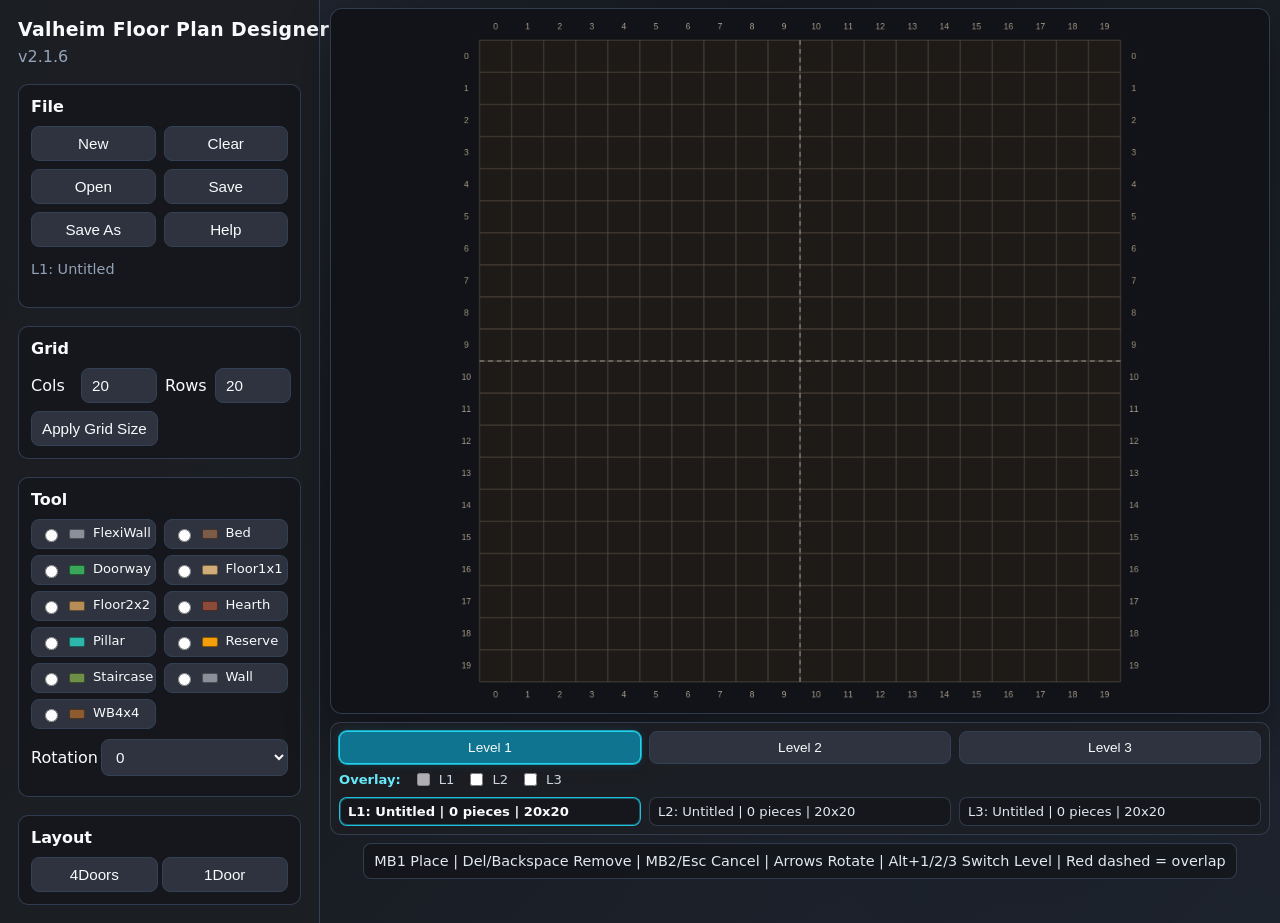
<file: Designer/index.html>
<!doctype html>
<html lang="en">
<head>
  <meta charset="UTF-8">
  <meta name="viewport" content="width=device-width, initial-scale=1.0">
  <title>Valheim Floor Plan Designer v2.1.6 (Web)</title>
  <link rel="stylesheet" href="styles.css">
</head>
<body>
  <div class="app-shell">
    <aside class="panel">
      <h1>Valheim Floor Plan Designer</h1>
      <p class="sub">v2.1.6</p>

      <section class="group">
        <h2>File</h2>
        <div class="btn-row">
          <button id="newBtn">New</button>
          <button id="clearBtn">Clear</button>
          <button id="openBtn">Open</button>
          <button id="saveBtn">Save</button>
          <button id="saveAsBtn">Save As</button>
          <button id="helpBtn">Help</button>
        </div>
        <p id="status" class="status">Ready.</p>
      </section>

      <section class="group">
        <h2>Grid</h2>
        <div class="grid-size-row">
          <div class="grid-size-pair">
            <label for="colsInput">Cols</label>
            <input id="colsInput" type="number" min="1" max="200" value="20">
          </div>
          <div class="grid-size-pair">
            <label for="rowsInput">Rows</label>
            <input id="rowsInput" type="number" min="1" max="200" value="20">
          </div>
        </div>
        <button id="applyGridBtn">Apply Grid Size</button>
      </section>

      <section class="group">
        <h2>Tool</h2>
        <div class="radio-list" id="pieceTypeRadios">
          <label><input type="radio" name="pieceType" value="FlexiWall"><span class="piece-swatch" data-piece="FlexiWall"></span> FlexiWall</label>
          <label><input type="radio" name="pieceType" value="Bed"><span class="piece-swatch" data-piece="Bed"></span> Bed</label>
          <label><input type="radio" name="pieceType" value="Doorway"><span class="piece-swatch" data-piece="Doorway"></span> Doorway</label>
          <label><input type="radio" name="pieceType" value="Floor1x1"><span class="piece-swatch" data-piece="Floor1x1"></span> Floor1x1</label>
          <label><input type="radio" name="pieceType" value="Floor2x2"><span class="piece-swatch" data-piece="Floor2x2"></span> Floor2x2</label>
          <label><input type="radio" name="pieceType" value="Hearth"><span class="piece-swatch" data-piece="Hearth"></span> Hearth</label>
          <label><input type="radio" name="pieceType" value="Pillar"><span class="piece-swatch" data-piece="Pillar"></span> Pillar</label>
          <label><input type="radio" name="pieceType" value="Reserve"><span class="piece-swatch" data-piece="Reserve"></span> Reserve</label>
          <label><input type="radio" name="pieceType" value="Staircase"><span class="piece-swatch" data-piece="Staircase"></span> Staircase</label>
          <label><input type="radio" name="pieceType" value="Wall"><span class="piece-swatch" data-piece="Wall"></span> Wall</label>
          <label><input type="radio" name="pieceType" value="Workbench"><span class="piece-swatch" data-piece="Workbench"></span> WB4x4</label>
        </div>
        <div class="field-row">
          <label for="rotSelect">Rotation</label>
          <select id="rotSelect">
            <option value="0">0</option>
            <option value="90">90</option>
            <option value="180">180</option>
            <option value="270">270</option>
          </select>
        </div>
      </section>

      <section class="group">
        <h2>Layout</h2>
        <div style="display:grid;grid-template-columns:1fr 1fr;gap:4px">
          <button id="shellBtn">4Doors</button>
          <button id="oneDoorBtn">1Door</button>
        </div>
      </section>
    </aside>

    <main class="canvas-wrap">
      <canvas id="gridCanvas" width="1200" height="900" aria-label="Grid canvas"></canvas>
      <section class="levels-dock" aria-label="Level layouts">
        <div class="level-switcher" id="levelSwitcher" role="tablist" aria-label="Active layout level">
          <button id="level1Btn" type="button" class="level-btn is-active" data-level-index="0" role="tab" aria-selected="true">Level 1</button>
          <button id="level2Btn" type="button" class="level-btn" data-level-index="1" role="tab" aria-selected="false">Level 2</button>
          <button id="level3Btn" type="button" class="level-btn" data-level-index="2" role="tab" aria-selected="false">Level 3</button>
        </div>
        <div class="overlay-toggle-row" aria-label="Overlay levels">
          <span class="overlay-label">Overlay:</span>
          <label><input id="overlayL1" type="checkbox" data-overlay-index="0"> L1</label>
          <label><input id="overlayL2" type="checkbox" data-overlay-index="1"> L2</label>
          <label><input id="overlayL3" type="checkbox" data-overlay-index="2"> L3</label>
        </div>
        <div class="level-summary-list" aria-live="polite">
          <p id="level1Summary" class="level-summary">L1: Untitled | 0 pieces | 20x20</p>
          <p id="level2Summary" class="level-summary">L2: Untitled | 0 pieces | 20x20</p>
          <p id="level3Summary" class="level-summary">L3: Untitled | 0 pieces | 20x20</p>
        </div>
      </section>
      <p class="canvas-help">MB1 Place | Del/Backspace Remove | MB2/Esc Cancel | Arrows Rotate | Alt+1/2/3 Switch Level | Red dashed = overlap</p>
    </main>
  </div>

  <script src="app.js"></script>
</body>
</html>
</file>
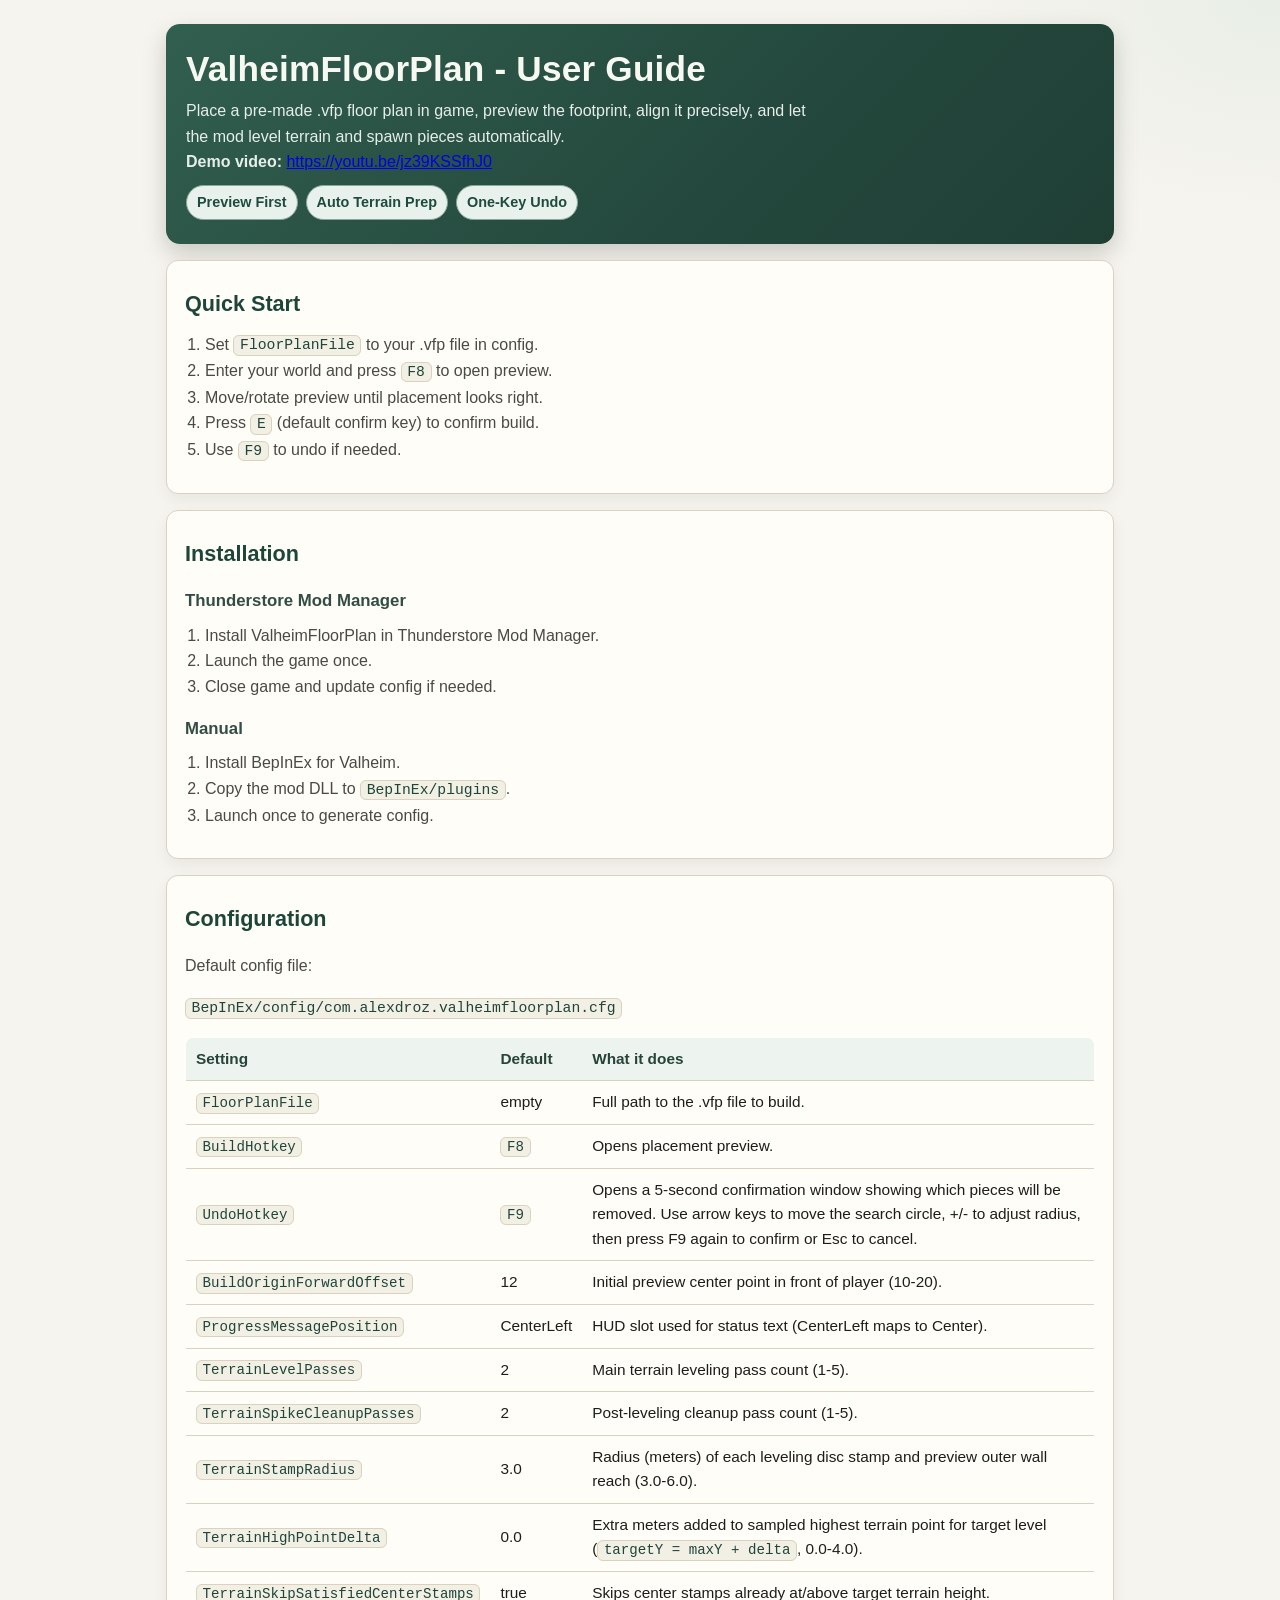
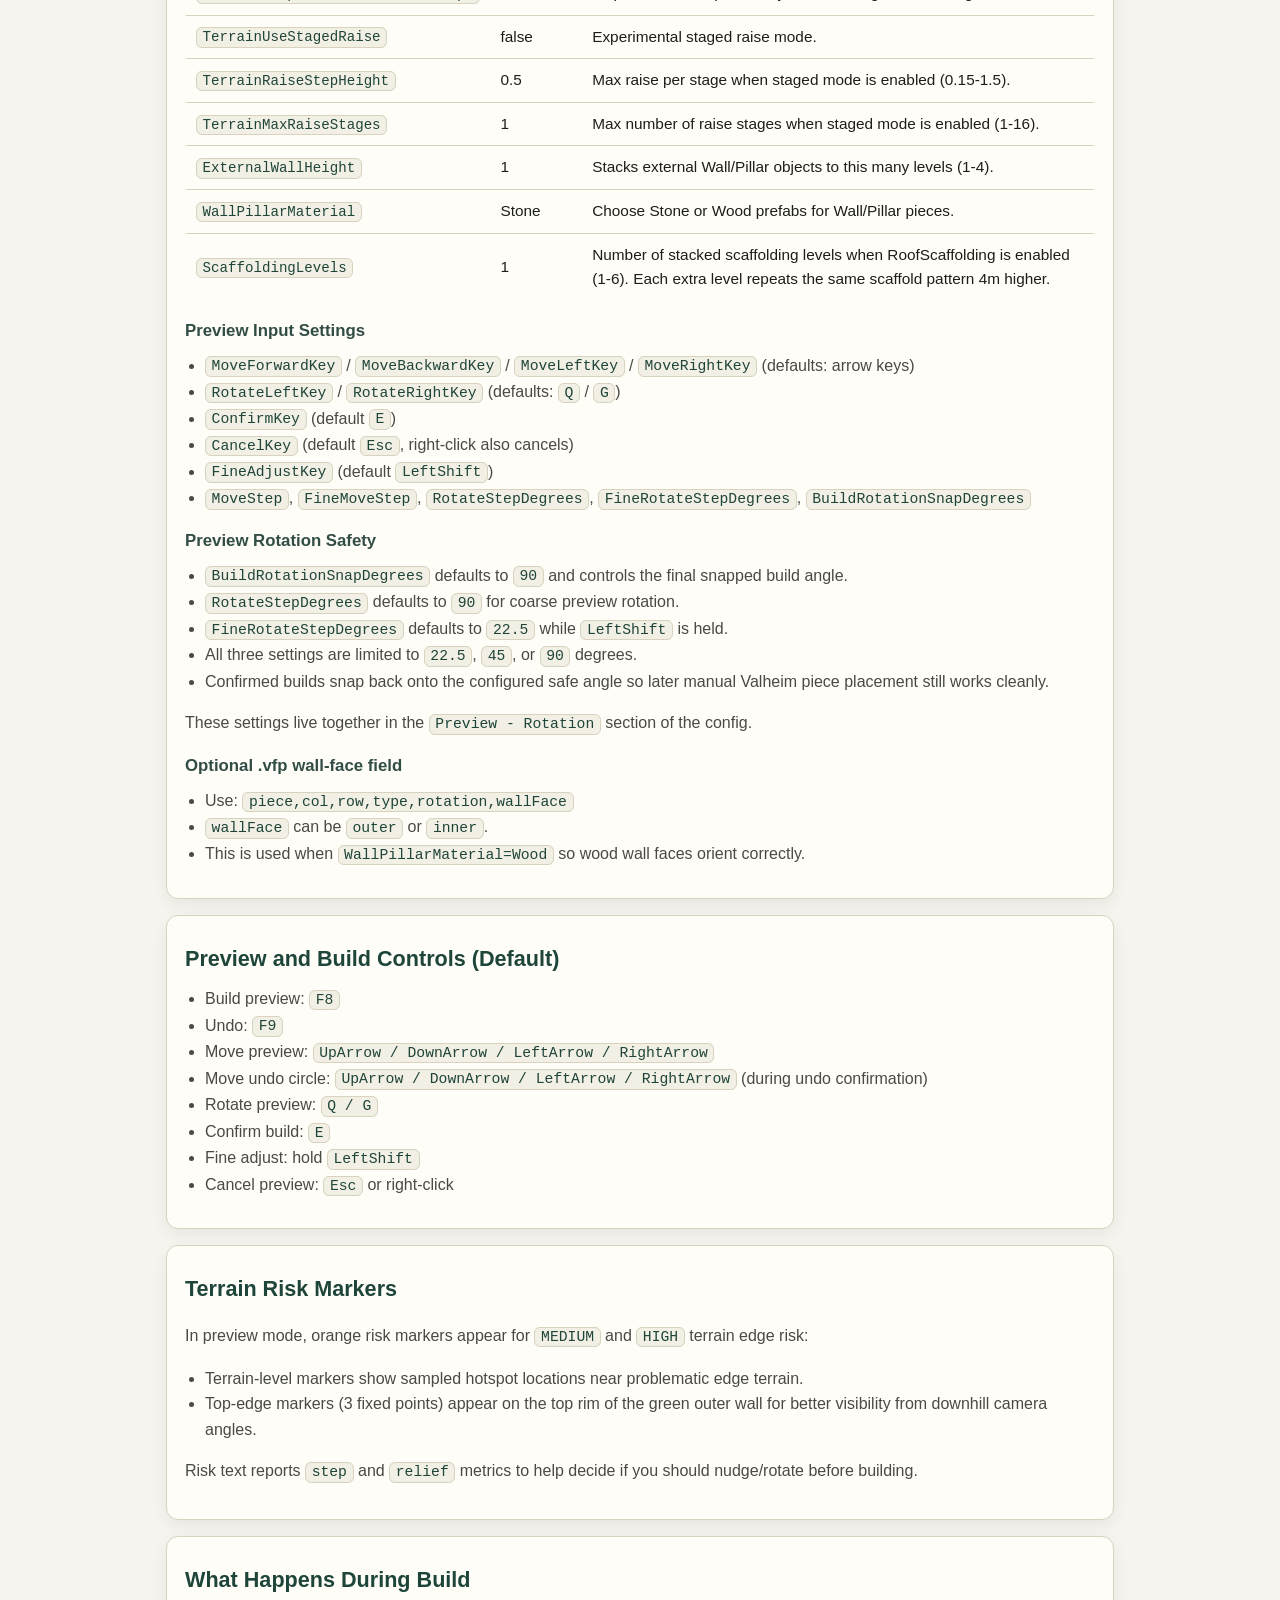
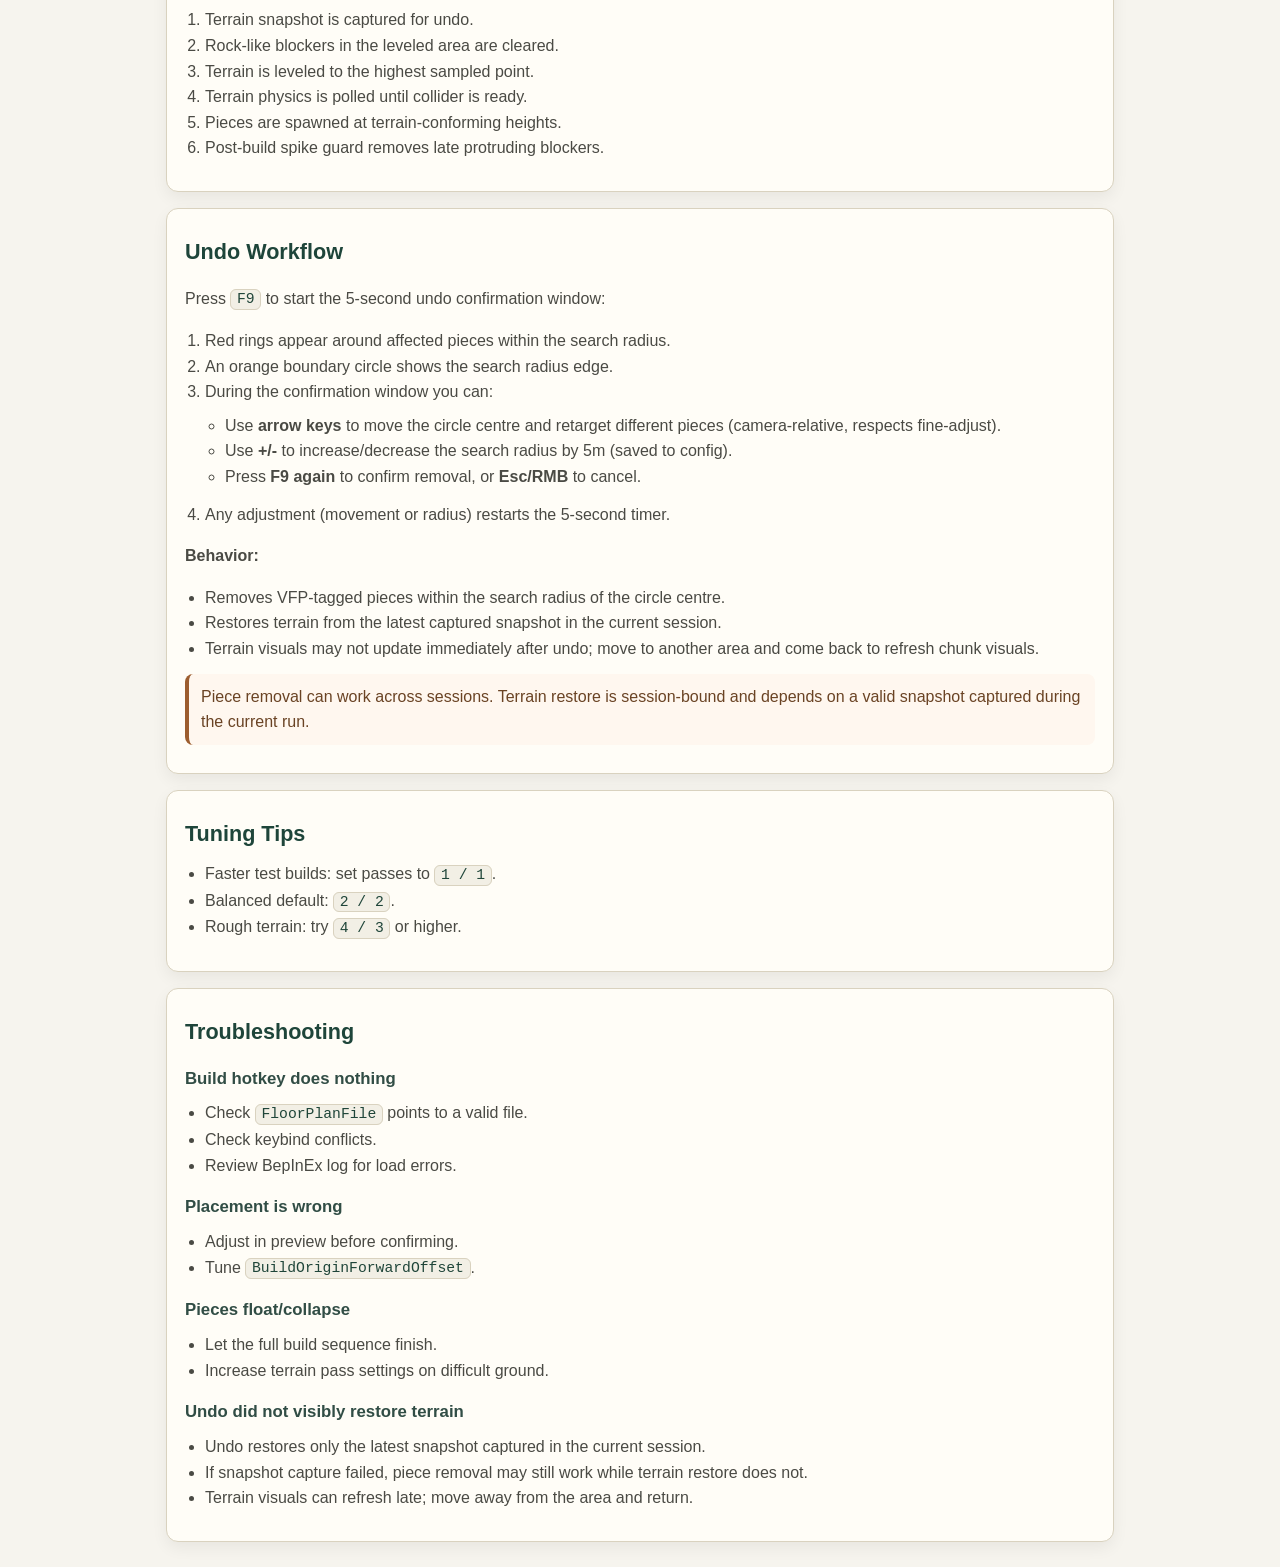
<file: USER_GUIDE.html>
<!doctype html>
<html lang="en">
<head>
  <meta charset="utf-8" />
  <meta name="viewport" content="width=device-width, initial-scale=1" />
  <title>ValheimFloorPlan - User Guide</title>
  <style>
    :root {
      --bg: #f6f4ee;
      --surface: #fffdf7;
      --ink: #1d1d1b;
      --muted: #4a4a44;
      --accent: #2f6f5e;
      --accent-2: #9c5d2f;
      --border: #d9d2bf;
      --code-bg: #f2efe5;
    }

    * { box-sizing: border-box; }

    body {
      margin: 0;
      font-family: "Segoe UI", "Noto Sans", "Helvetica Neue", sans-serif;
      color: var(--ink);
      background:
        radial-gradient(1200px 600px at 10% -10%, #ece8d8 0%, transparent 55%),
        radial-gradient(800px 500px at 100% 0%, #e8eee6 0%, transparent 45%),
        var(--bg);
      line-height: 1.6;
    }

    .wrap {
      max-width: 980px;
      margin: 0 auto;
      padding: 24px 16px 60px;
    }

    .hero {
      background: linear-gradient(135deg, #315f4f 0%, #24483d 60%, #1f3f35 100%);
      color: #f8f8f3;
      border-radius: 14px;
      padding: 24px 20px;
      box-shadow: 0 10px 24px rgba(0, 0, 0, 0.18);
    }

    .hero h1 {
      margin: 0 0 8px;
      font-size: clamp(1.45rem, 2vw + 1rem, 2.2rem);
      line-height: 1.2;
      letter-spacing: 0.2px;
    }

    .hero p {
      margin: 0;
      color: #e6eee9;
      max-width: 70ch;
    }

    .card {
      margin-top: 16px;
      background: var(--surface);
      border: 1px solid var(--border);
      border-radius: 12px;
      padding: 18px;
      box-shadow: 0 6px 16px rgba(0, 0, 0, 0.06);
    }

    h2 {
      margin: 8px 0 10px;
      font-size: 1.35rem;
      color: #1e453a;
    }

    h3 {
      margin: 16px 0 8px;
      font-size: 1.05rem;
      color: #314d45;
    }

    p, li {
      color: var(--muted);
    }

    ul, ol {
      margin: 8px 0 12px;
      padding-left: 1.25rem;
    }

    code {
      background: var(--code-bg);
      border: 1px solid var(--border);
      border-radius: 6px;
      padding: 0.08rem 0.35rem;
      font-family: "Cascadia Code", "Consolas", monospace;
      font-size: 0.92em;
      color: #1f4539;
    }

    .pillrow {
      display: flex;
      flex-wrap: wrap;
      gap: 8px;
      margin-top: 10px;
    }

    .pill {
      border: 1px solid #88a79b;
      background: #e8f1ec;
      color: #1e4b3e;
      border-radius: 999px;
      padding: 5px 10px;
      font-size: 0.9rem;
      font-weight: 600;
    }

    .warning {
      border-left: 4px solid var(--accent-2);
      background: #fff7ef;
      padding: 10px 12px;
      border-radius: 8px;
      color: #6a4324;
      margin: 10px 0;
    }

    table {
      width: 100%;
      border-collapse: collapse;
      margin-top: 8px;
      overflow: hidden;
      border-radius: 8px;
      border: 1px solid var(--border);
    }

    th, td {
      border-bottom: 1px solid var(--border);
      padding: 9px 10px;
      text-align: left;
      font-size: 0.96rem;
    }

    th {
      background: #edf3ef;
      color: #27443a;
    }

    tr:last-child td { border-bottom: 0; }

    @media (max-width: 700px) {
      .wrap { padding: 14px 10px 40px; }
      .hero { padding: 18px 14px; border-radius: 10px; }
      .card { padding: 14px; border-radius: 10px; }
      th, td { font-size: 0.9rem; padding: 8px; }
    }
  </style>
</head>
<body>
  <main class="wrap">
    <section class="hero">
      <h1>ValheimFloorPlan - User Guide</h1>
      <p>Place a pre-made .vfp floor plan in game, preview the footprint, align it precisely, and let the mod level terrain and spawn pieces automatically.</p>
      <p><strong>Demo video:</strong> <a href="https://youtu.be/jz39KSSfhJ0" target="_blank" rel="noopener noreferrer">https://youtu.be/jz39KSSfhJ0</a></p>
      <div class="pillrow">
        <span class="pill">Preview First</span>
        <span class="pill">Auto Terrain Prep</span>
        <span class="pill">One-Key Undo</span>
      </div>
    </section>

    <section class="card">
      <h2>Quick Start</h2>
      <ol>
        <li>Set <code>FloorPlanFile</code> to your .vfp file in config.</li>
        <li>Enter your world and press <code>F8</code> to open preview.</li>
        <li>Move/rotate preview until placement looks right.</li>
        <li>Press <code>E</code> (default confirm key) to confirm build.</li>
        <li>Use <code>F9</code> to undo if needed.</li>
      </ol>
    </section>

    <section class="card">
      <h2>Installation</h2>
      <h3>Thunderstore Mod Manager</h3>
      <ol>
        <li>Install ValheimFloorPlan in Thunderstore Mod Manager.</li>
        <li>Launch the game once.</li>
        <li>Close game and update config if needed.</li>
      </ol>

      <h3>Manual</h3>
      <ol>
        <li>Install BepInEx for Valheim.</li>
        <li>Copy the mod DLL to <code>BepInEx/plugins</code>.</li>
        <li>Launch once to generate config.</li>
      </ol>
    </section>

    <section class="card">
      <h2>Configuration</h2>
      <p>Default config file:</p>
      <p><code>BepInEx/config/com.alexdroz.valheimfloorplan.cfg</code></p>

      <table>
        <thead>
          <tr><th>Setting</th><th>Default</th><th>What it does</th></tr>
        </thead>
        <tbody>
          <tr><td><code>FloorPlanFile</code></td><td>empty</td><td>Full path to the .vfp file to build.</td></tr>
          <tr><td><code>BuildHotkey</code></td><td><code>F8</code></td><td>Opens placement preview.</td></tr>
          <tr><td><code>UndoHotkey</code></td><td><code>F9</code></td><td>Opens a 5-second confirmation window showing which pieces will be removed. Use arrow keys to move the search circle, +/- to adjust radius, then press F9 again to confirm or Esc to cancel.</td></tr>
          <tr><td><code>BuildOriginForwardOffset</code></td><td>12</td><td>Initial preview center point in front of player (10-20).</td></tr>
          <tr><td><code>ProgressMessagePosition</code></td><td>CenterLeft</td><td>HUD slot used for status text (CenterLeft maps to Center).</td></tr>
          <tr><td><code>TerrainLevelPasses</code></td><td>2</td><td>Main terrain leveling pass count (1-5).</td></tr>
          <tr><td><code>TerrainSpikeCleanupPasses</code></td><td>2</td><td>Post-leveling cleanup pass count (1-5).</td></tr>
          <tr><td><code>TerrainStampRadius</code></td><td>3.0</td><td>Radius (meters) of each leveling disc stamp and preview outer wall reach (3.0-6.0).</td></tr>
          <tr><td><code>TerrainHighPointDelta</code></td><td>0.0</td><td>Extra meters added to sampled highest terrain point for target level (<code>targetY = maxY + delta</code>, 0.0-4.0).</td></tr>
          <tr><td><code>TerrainSkipSatisfiedCenterStamps</code></td><td>true</td><td>Skips center stamps already at/above target terrain height.</td></tr>
          <tr><td><code>TerrainUseStagedRaise</code></td><td>false</td><td>Experimental staged raise mode.</td></tr>
          <tr><td><code>TerrainRaiseStepHeight</code></td><td>0.5</td><td>Max raise per stage when staged mode is enabled (0.15-1.5).</td></tr>
          <tr><td><code>TerrainMaxRaiseStages</code></td><td>1</td><td>Max number of raise stages when staged mode is enabled (1-16).</td></tr>
          <tr><td><code>ExternalWallHeight</code></td><td>1</td><td>Stacks external Wall/Pillar objects to this many levels (1-4).</td></tr>
          <tr><td><code>WallPillarMaterial</code></td><td>Stone</td><td>Choose Stone or Wood prefabs for Wall/Pillar pieces.</td></tr>
          <tr><td><code>ScaffoldingLevels</code></td><td>1</td><td>Number of stacked scaffolding levels when RoofScaffolding is enabled (1-6). Each extra level repeats the same scaffold pattern 4m higher.</td></tr>
        </tbody>
      </table>

      <h3>Preview Input Settings</h3>
      <ul>
        <li><code>MoveForwardKey</code> / <code>MoveBackwardKey</code> / <code>MoveLeftKey</code> / <code>MoveRightKey</code> (defaults: arrow keys)</li>
        <li><code>RotateLeftKey</code> / <code>RotateRightKey</code> (defaults: <code>Q</code> / <code>G</code>)</li>
        <li><code>ConfirmKey</code> (default <code>E</code>)</li>
        <li><code>CancelKey</code> (default <code>Esc</code>, right-click also cancels)</li>
        <li><code>FineAdjustKey</code> (default <code>LeftShift</code>)</li>
        <li><code>MoveStep</code>, <code>FineMoveStep</code>, <code>RotateStepDegrees</code>, <code>FineRotateStepDegrees</code>, <code>BuildRotationSnapDegrees</code></li>
      </ul>

      <h3>Preview Rotation Safety</h3>
      <ul>
        <li><code>BuildRotationSnapDegrees</code> defaults to <code>90</code> and controls the final snapped build angle.</li>
        <li><code>RotateStepDegrees</code> defaults to <code>90</code> for coarse preview rotation.</li>
        <li><code>FineRotateStepDegrees</code> defaults to <code>22.5</code> while <code>LeftShift</code> is held.</li>
        <li>All three settings are limited to <code>22.5</code>, <code>45</code>, or <code>90</code> degrees.</li>
        <li>Confirmed builds snap back onto the configured safe angle so later manual Valheim piece placement still works cleanly.</li>
      </ul>
      <p class="muted">These settings live together in the <code>Preview - Rotation</code> section of the config.</p>

      <h3>Optional .vfp wall-face field</h3>
      <ul>
        <li>Use: <code>piece,col,row,type,rotation,wallFace</code></li>
        <li><code>wallFace</code> can be <code>outer</code> or <code>inner</code>.</li>
        <li>This is used when <code>WallPillarMaterial=Wood</code> so wood wall faces orient correctly.</li>
      </ul>
    </section>

    <section class="card">
      <h2>Preview and Build Controls (Default)</h2>
      <ul>
        <li>Build preview: <code>F8</code></li>
        <li>Undo: <code>F9</code></li>
        <li>Move preview: <code>UpArrow / DownArrow / LeftArrow / RightArrow</code></li>
        <li>Move undo circle: <code>UpArrow / DownArrow / LeftArrow / RightArrow</code> (during undo confirmation)</li>
        <li>Rotate preview: <code>Q / G</code></li>
        <li>Confirm build: <code>E</code></li>
        <li>Fine adjust: hold <code>LeftShift</code></li>
        <li>Cancel preview: <code>Esc</code> or right-click</li>
      </ul>
    </section>

    <section class="card">
      <h2>Terrain Risk Markers</h2>
      <p>In preview mode, orange risk markers appear for <code>MEDIUM</code> and <code>HIGH</code> terrain edge risk:</p>
      <ul>
        <li>Terrain-level markers show sampled hotspot locations near problematic edge terrain.</li>
        <li>Top-edge markers (3 fixed points) appear on the top rim of the green outer wall for better visibility from downhill camera angles.</li>
      </ul>
      <p>Risk text reports <code>step</code> and <code>relief</code> metrics to help decide if you should nudge/rotate before building.</p>
    </section>

    <section class="card">
      <h2>What Happens During Build</h2>
      <ol>
        <li>Terrain snapshot is captured for undo.</li>
        <li>Rock-like blockers in the leveled area are cleared.</li>
        <li>Terrain is leveled to the highest sampled point.</li>
        <li>Terrain physics is polled until collider is ready.</li>
        <li>Pieces are spawned at terrain-conforming heights.</li>
        <li>Post-build spike guard removes late protruding blockers.</li>
      </ol>
    </section>

    <section class="card">
      <h2>Undo Workflow</h2>
      <p>Press <code>F9</code> to start the 5-second undo confirmation window:</p>
      <ol>
        <li>Red rings appear around affected pieces within the search radius.</li>
        <li>An orange boundary circle shows the search radius edge.</li>
        <li>During the confirmation window you can:
          <ul>
            <li>Use <strong>arrow keys</strong> to move the circle centre and retarget different pieces (camera-relative, respects fine-adjust).</li>
            <li>Use <strong>+/-</strong> to increase/decrease the search radius by 5m (saved to config).</li>
            <li>Press <strong>F9 again</strong> to confirm removal, or <strong>Esc/RMB</strong> to cancel.</li>
          </ul>
        </li>
        <li>Any adjustment (movement or radius) restarts the 5-second timer.</li>
      </ol>
      <p><strong>Behavior:</strong></p>
      <ul>
        <li>Removes VFP-tagged pieces within the search radius of the circle centre.</li>
        <li>Restores terrain from the latest captured snapshot in the current session.</li>
        <li>Terrain visuals may not update immediately after undo; move to another area and come back to refresh chunk visuals.</li>
      </ul>
      <div class="warning">
        Piece removal can work across sessions. Terrain restore is session-bound and depends on a valid snapshot captured during the current run.
      </div>
    </section>

    <section class="card">
      <h2>Tuning Tips</h2>
      <ul>
        <li>Faster test builds: set passes to <code>1 / 1</code>.</li>
        <li>Balanced default: <code>2 / 2</code>.</li>
        <li>Rough terrain: try <code>4 / 3</code> or higher.</li>
      </ul>
    </section>

    <section class="card">
      <h2>Troubleshooting</h2>
      <h3>Build hotkey does nothing</h3>
      <ul>
        <li>Check <code>FloorPlanFile</code> points to a valid file.</li>
        <li>Check keybind conflicts.</li>
        <li>Review BepInEx log for load errors.</li>
      </ul>

      <h3>Placement is wrong</h3>
      <ul>
        <li>Adjust in preview before confirming.</li>
        <li>Tune <code>BuildOriginForwardOffset</code>.</li>
      </ul>

      <h3>Pieces float/collapse</h3>
      <ul>
        <li>Let the full build sequence finish.</li>
        <li>Increase terrain pass settings on difficult ground.</li>
      </ul>

      <h3>Undo did not visibly restore terrain</h3>
      <ul>
        <li>Undo restores only the latest snapshot captured in the current session.</li>
        <li>If snapshot capture failed, piece removal may still work while terrain restore does not.</li>
        <li>Terrain visuals can refresh late; move away from the area and return.</li>
      </ul>
    </section>
  </main>
</body>
</html>
</file>
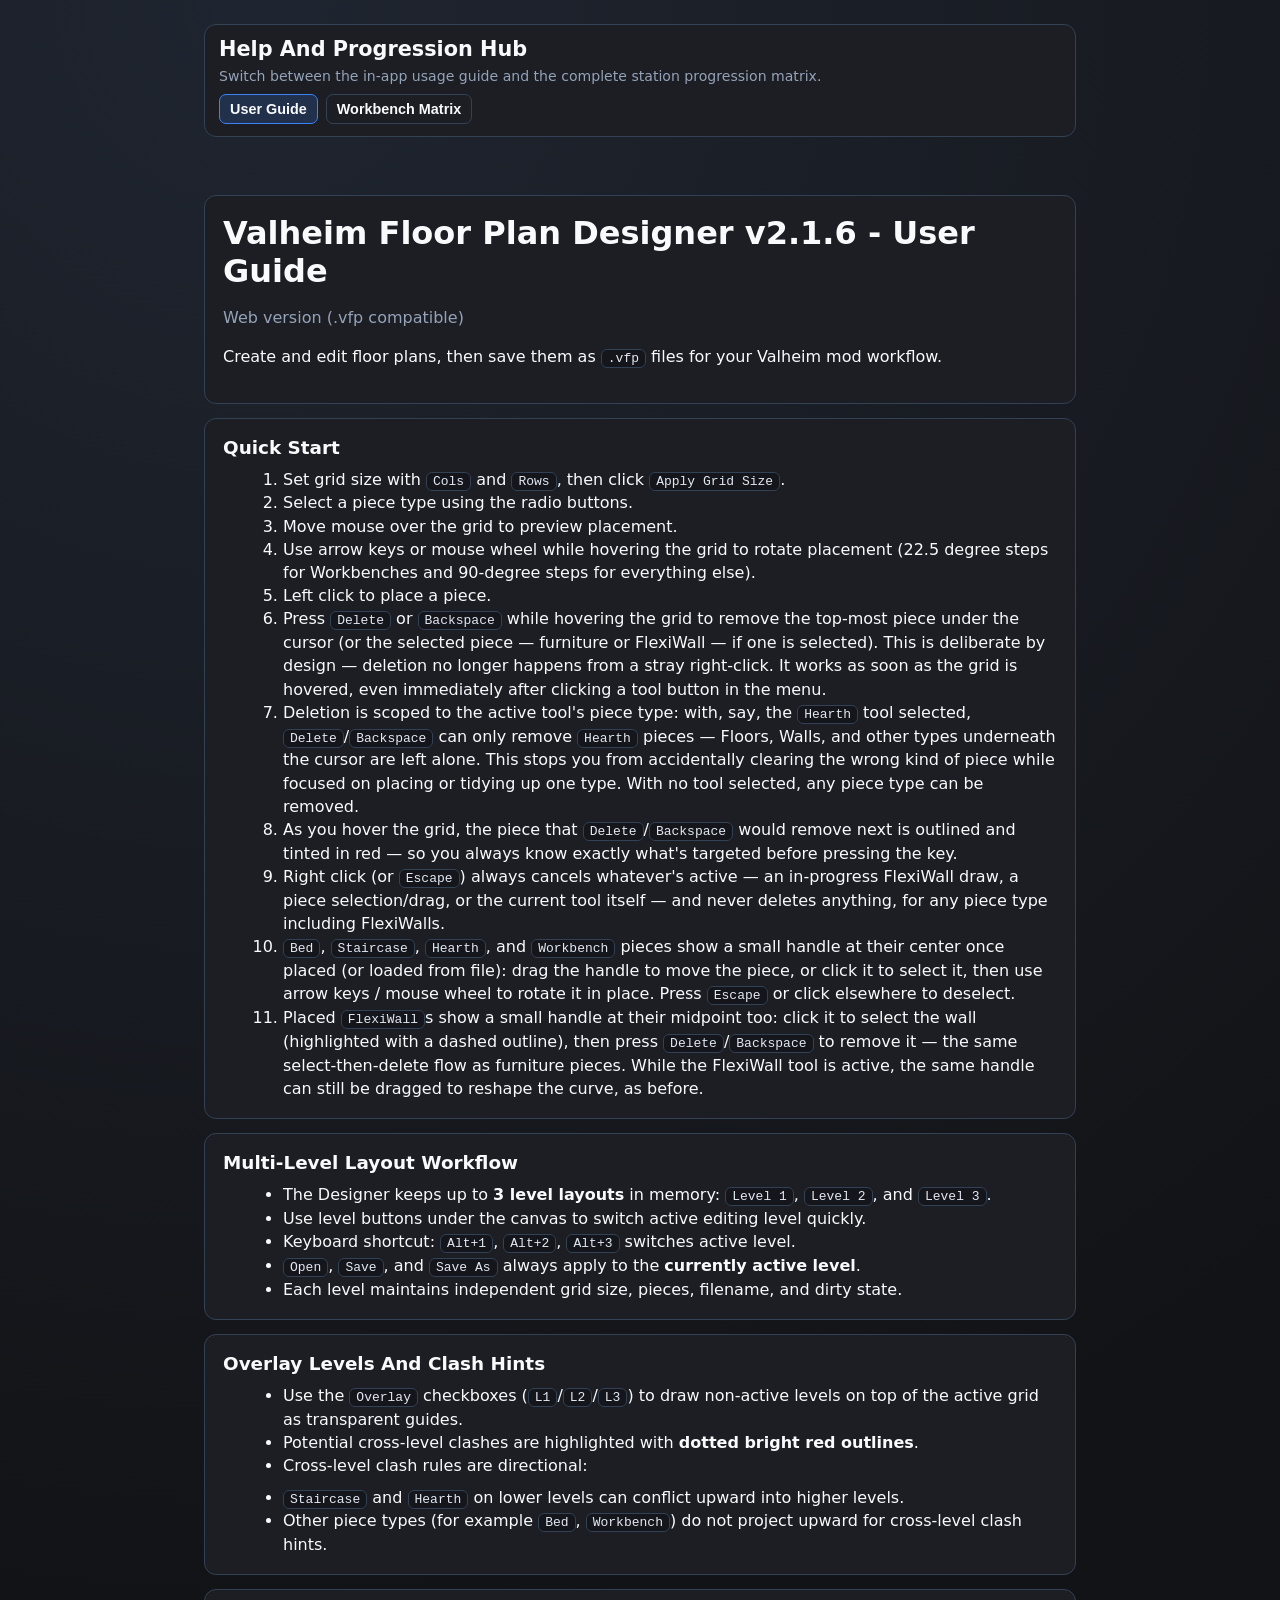
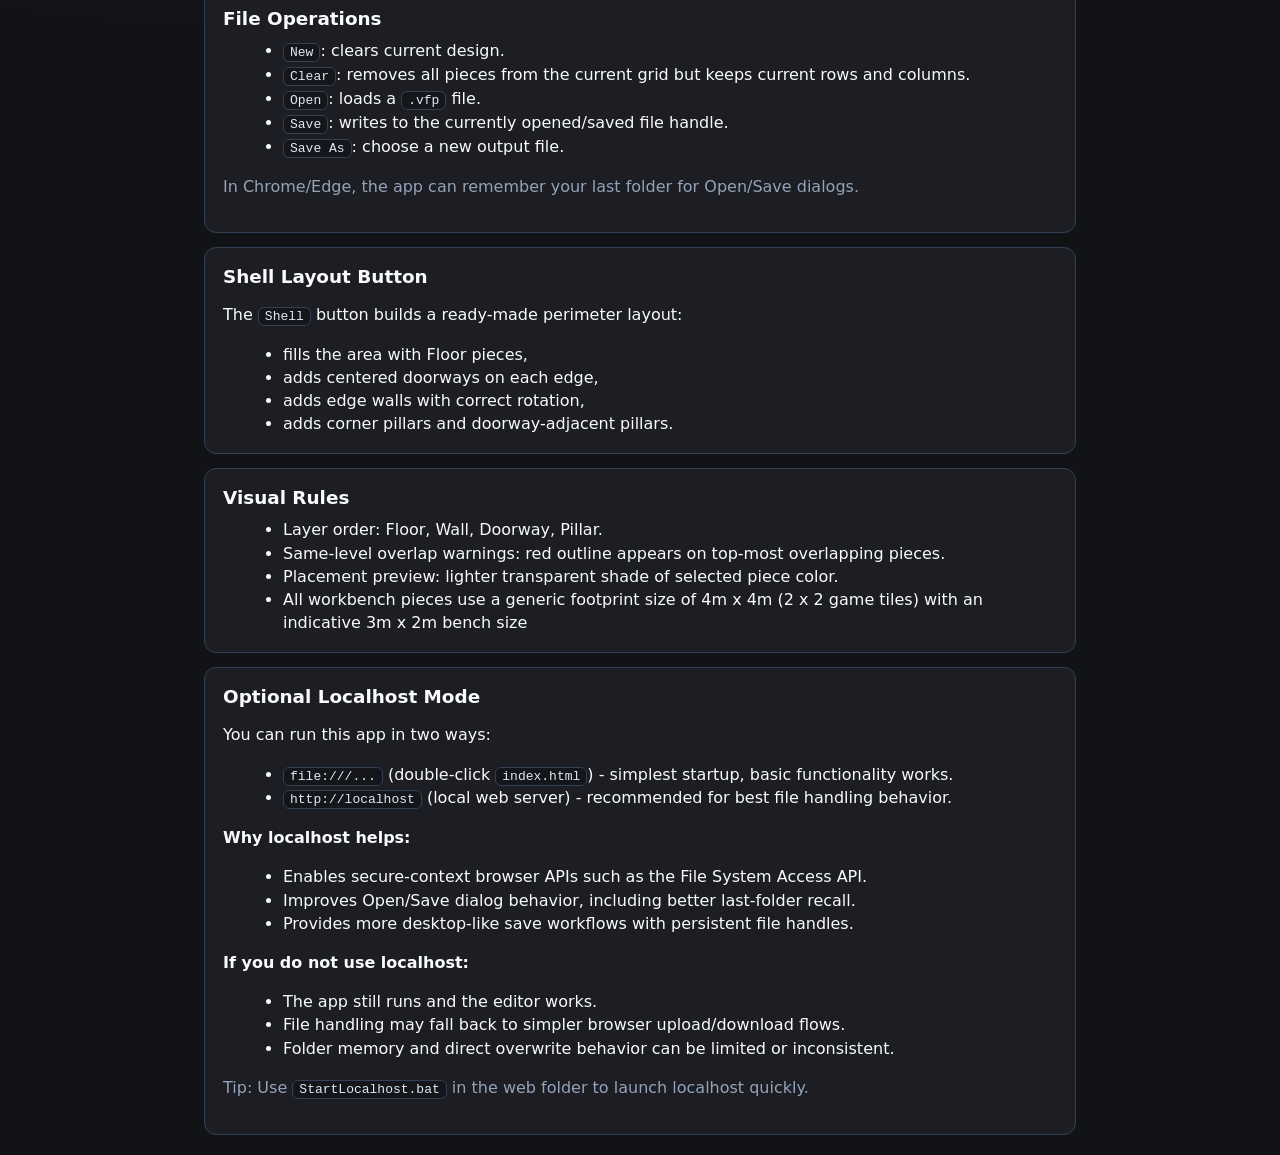
<file: Designer/help.html>
<!doctype html>
<html lang="en">
<head>
  <meta charset="UTF-8">
  <meta name="viewport" content="width=device-width, initial-scale=1.0">
  <title>Valheim Floor Plan Designer v2.1.6 - User Guide</title>
  <style>
    :root {
      --bg: #121316;
      --card: #1c1e24;
      --ink: #f8fafc;
      --muted: #94a3b8;
      --accent: #f8fafc;
      --border: #334155;
    }

    * { box-sizing: border-box; }

    body {
      margin: 0;
      font-family: "Segoe UI", system-ui, -apple-system, sans-serif;
      color: var(--ink);
      background: radial-gradient(circle at 20% 0%, #1f2530 0%, #121316 55%);
    }

    .wrap {
      max-width: 920px;
      margin: 0 auto;
      padding: 24px;
    }

    .card {
      background: var(--card);
      border: 1px solid var(--border);
      border-radius: 12px;
      padding: 18px;
      margin-bottom: 14px;
    }

    h1, h2 { margin: 0 0 10px; }
    h1 { color: var(--accent); }
    h2 { font-size: 1.15rem; }

    p, li { line-height: 1.45; }
    ul, ol { margin: 8px 0 0 20px; }

    .muted { color: var(--muted); }

    code {
      background: #14161b;
      border: 1px solid var(--border);
      border-radius: 6px;
      padding: 1px 6px;
      color: #e2e8f0;
    }

    .view-toggle {
      display: flex;
      gap: 10px;
      flex-wrap: wrap;
      margin-top: 12px;
    }

    .view-btn {
      border: 1px solid var(--border);
      background: var(--card);
      color: var(--ink);
      border-radius: 8px;
      padding: 8px 12px;
      font-weight: 700;
      cursor: pointer;
    }

    .view-btn:hover {
      background: #2e333f;
    }

    #show-guide.view-btn.active {
      background: rgba(59, 130, 246, 0.18);
      border-color: #3b82f6;
    }

    #show-matrix.view-btn.active {
      background: rgba(14, 116, 144, 0.2);
      border-color: #0e7490;
    }

    .hub-card {
      padding: 12px 14px;
      margin-bottom: 10px;
    }

    .hub-card h1 {
      margin: 0 0 6px;
      font-size: 1.3rem;
      line-height: 1.2;
    }

    .hub-card .muted {
      margin: 0;
      font-size: 0.88rem;
      line-height: 1.25;
    }

    .hub-card .view-toggle {
      margin-top: 8px;
      gap: 8px;
    }

    .hub-card .view-btn {
      padding: 6px 10px;
      font-size: 0.9rem;
      border-radius: 7px;
    }

    .hidden { display: none; }

    .matrix-wrap {
      max-width: 1450px;
      margin: 0 auto;
      padding: 0 24px 24px;
    }

    .matrix-frame {
      width: 100%;
      min-height: 82vh;
      border: 1px solid var(--border);
      border-radius: 12px;
      background: #111318;
    }
  </style>
</head>
<body>
  <div class="wrap">
    <div class="card hub-card">
      <h1>Help And Progression Hub</h1>
      <p class="muted">Switch between the in-app usage guide and the complete station progression matrix.</p>
      <div class="view-toggle">
        <button id="show-guide" class="view-btn active" type="button">User Guide</button>
        <button id="show-matrix" class="view-btn" type="button">Workbench Matrix</button>
      </div>
    </div>
  </div>

  <div id="guide-view">
  <div class="wrap">
    <div class="card">
      <h1>Valheim Floor Plan Designer v2.1.6 - User Guide</h1>
      <p class="muted">Web version (.vfp compatible)</p>
      <p>Create and edit floor plans, then save them as <code>.vfp</code> files for your Valheim mod workflow.</p>
    </div>

    <div class="card">
      <h2>Quick Start</h2>
      <ol>
        <li>Set grid size with <code>Cols</code> and <code>Rows</code>, then click <code>Apply Grid Size</code>.</li>
        <li>Select a piece type using the radio buttons.</li>
        <li>Move mouse over the grid to preview placement.</li>
        <li>Use arrow keys or mouse wheel while hovering the grid to rotate placement (22.5 degree steps for Workbenches and 90-degree steps for everything else).</li>
        <li>Left click to place a piece.</li>
        <li>Press <code>Delete</code> or <code>Backspace</code> while hovering the grid to remove the top-most piece under the cursor (or the selected piece — furniture or FlexiWall — if one is selected). This is deliberate by design — deletion no longer happens from a stray right-click. It works as soon as the grid is hovered, even immediately after clicking a tool button in the menu.</li>
        <li>Deletion is scoped to the active tool's piece type: with, say, the <code>Hearth</code> tool selected, <code>Delete</code>/<code>Backspace</code> can only remove <code>Hearth</code> pieces — Floors, Walls, and other types underneath the cursor are left alone. This stops you from accidentally clearing the wrong kind of piece while focused on placing or tidying up one type. With no tool selected, any piece type can be removed.</li>
        <li>As you hover the grid, the piece that <code>Delete</code>/<code>Backspace</code> would remove next is outlined and tinted in red — so you always know exactly what's targeted before pressing the key.</li>
        <li>Right click (or <code>Escape</code>) always cancels whatever's active — an in-progress FlexiWall draw, a piece selection/drag, or the current tool itself — and never deletes anything, for any piece type including FlexiWalls.</li>
        <li><code>Bed</code>, <code>Staircase</code>, <code>Hearth</code>, and <code>Workbench</code> pieces show a small handle at their center once placed (or loaded from file): drag the handle to move the piece, or click it to select it, then use arrow keys / mouse wheel to rotate it in place. Press <code>Escape</code> or click elsewhere to deselect.</li>
        <li>Placed <code>FlexiWall</code>s show a small handle at their midpoint too: click it to select the wall (highlighted with a dashed outline), then press <code>Delete</code>/<code>Backspace</code> to remove it — the same select-then-delete flow as furniture pieces. While the FlexiWall tool is active, the same handle can still be dragged to reshape the curve, as before.</li>
      </ol>
    </div>

    <div class="card">
      <h2>Multi-Level Layout Workflow</h2>
      <ul>
        <li>The Designer keeps up to <strong>3 level layouts</strong> in memory: <code>Level 1</code>, <code>Level 2</code>, and <code>Level 3</code>.</li>
        <li>Use level buttons under the canvas to switch active editing level quickly.</li>
        <li>Keyboard shortcut: <code>Alt+1</code>, <code>Alt+2</code>, <code>Alt+3</code> switches active level.</li>
        <li><code>Open</code>, <code>Save</code>, and <code>Save As</code> always apply to the <strong>currently active level</strong>.</li>
        <li>Each level maintains independent grid size, pieces, filename, and dirty state.</li>
      </ul>
    </div>

    <div class="card">
      <h2>Overlay Levels And Clash Hints</h2>
      <ul>
        <li>Use the <code>Overlay</code> checkboxes (<code>L1</code>/<code>L2</code>/<code>L3</code>) to draw non-active levels on top of the active grid as transparent guides.</li>
        <li>Potential cross-level clashes are highlighted with <strong>dotted bright red outlines</strong>.</li>
        <li>Cross-level clash rules are directional:</li>
      </ul>
      <ul>
        <li><code>Staircase</code> and <code>Hearth</code> on lower levels can conflict upward into higher levels.</li>
        <li>Other piece types (for example <code>Bed</code>, <code>Workbench</code>) do not project upward for cross-level clash hints.</li>
      </ul>
    </div>

    <div class="card">
      <h2>File Operations</h2>
      <ul>
        <li><code>New</code>: clears current design.</li>
        <li><code>Clear</code>: removes all pieces from the current grid but keeps current rows and columns.</li>
        <li><code>Open</code>: loads a <code>.vfp</code> file.</li>
        <li><code>Save</code>: writes to the currently opened/saved file handle.</li>
        <li><code>Save As</code>: choose a new output file.</li>
      </ul>
      <p class="muted">In Chrome/Edge, the app can remember your last folder for Open/Save dialogs.</p>
    </div>

    <div class="card">
      <h2>Shell Layout Button</h2>
      <p>The <code>Shell</code> button builds a ready-made perimeter layout:</p>
      <ul>
        <li>fills the area with Floor pieces,</li>
        <li>adds centered doorways on each edge,</li>
        <li>adds edge walls with correct rotation,</li>
        <li>adds corner pillars and doorway-adjacent pillars.</li>
      </ul>
    </div>

    <div class="card">
      <h2>Visual Rules</h2>
      <ul>
        <li>Layer order: Floor, Wall, Doorway, Pillar.</li>
        <li>Same-level overlap warnings: red outline appears on top-most overlapping pieces.</li>
        <li>Placement preview: lighter transparent shade of selected piece color.</li>
        <li>All workbench pieces use a generic footprint size of 4m x 4m (2 x 2 game tiles) with an indicative 3m x 2m bench size</li>
      </ul>
    </div>

    <div class="card">
      <h2>Optional Localhost Mode</h2>
      <p>You can run this app in two ways:</p>
      <ul>
        <li><code>file:///...</code> (double-click <code>index.html</code>) - simplest startup, basic functionality works.</li>
        <li><code>http://localhost</code> (local web server) - recommended for best file handling behavior.</li>
      </ul>
      <p><strong>Why localhost helps:</strong></p>
      <ul>
        <li>Enables secure-context browser APIs such as the File System Access API.</li>
        <li>Improves Open/Save dialog behavior, including better last-folder recall.</li>
        <li>Provides more desktop-like save workflows with persistent file handles.</li>
      </ul>
      <p><strong>If you do not use localhost:</strong></p>
      <ul>
        <li>The app still runs and the editor works.</li>
        <li>File handling may fall back to simpler browser upload/download flows.</li>
        <li>Folder memory and direct overwrite behavior can be limited or inconsistent.</li>
      </ul>
      <p class="muted">Tip: Use <code>StartLocalhost.bat</code> in the web folder to launch localhost quickly.</p>
    </div>
  </div>

  </div>

  <div id="matrix-view" class="hidden">
    <div class="matrix-wrap">
      <iframe class="matrix-frame" src="WorkbenchAndForgeUpgradeRequirements.html" title="Valheim Complete Workbench Matrix"></iframe>
    </div>
  </div>

  <script>
    const guideBtn = document.getElementById('show-guide');
    const matrixBtn = document.getElementById('show-matrix');
    const guideView = document.getElementById('guide-view');
    const matrixView = document.getElementById('matrix-view');

    function setView(view) {
      const showMatrix = view === 'matrix';
      guideView.classList.toggle('hidden', showMatrix);
      matrixView.classList.toggle('hidden', !showMatrix);
      guideBtn.classList.toggle('active', !showMatrix);
      matrixBtn.classList.toggle('active', showMatrix);
      window.location.hash = showMatrix ? 'matrix' : 'guide';
    }

    guideBtn.addEventListener('click', () => setView('guide'));
    matrixBtn.addEventListener('click', () => setView('matrix'));

    const initialView = window.location.hash === '#matrix' ? 'matrix' : 'guide';
    setView(initialView);
  </script>
</body>
</html>
</file>
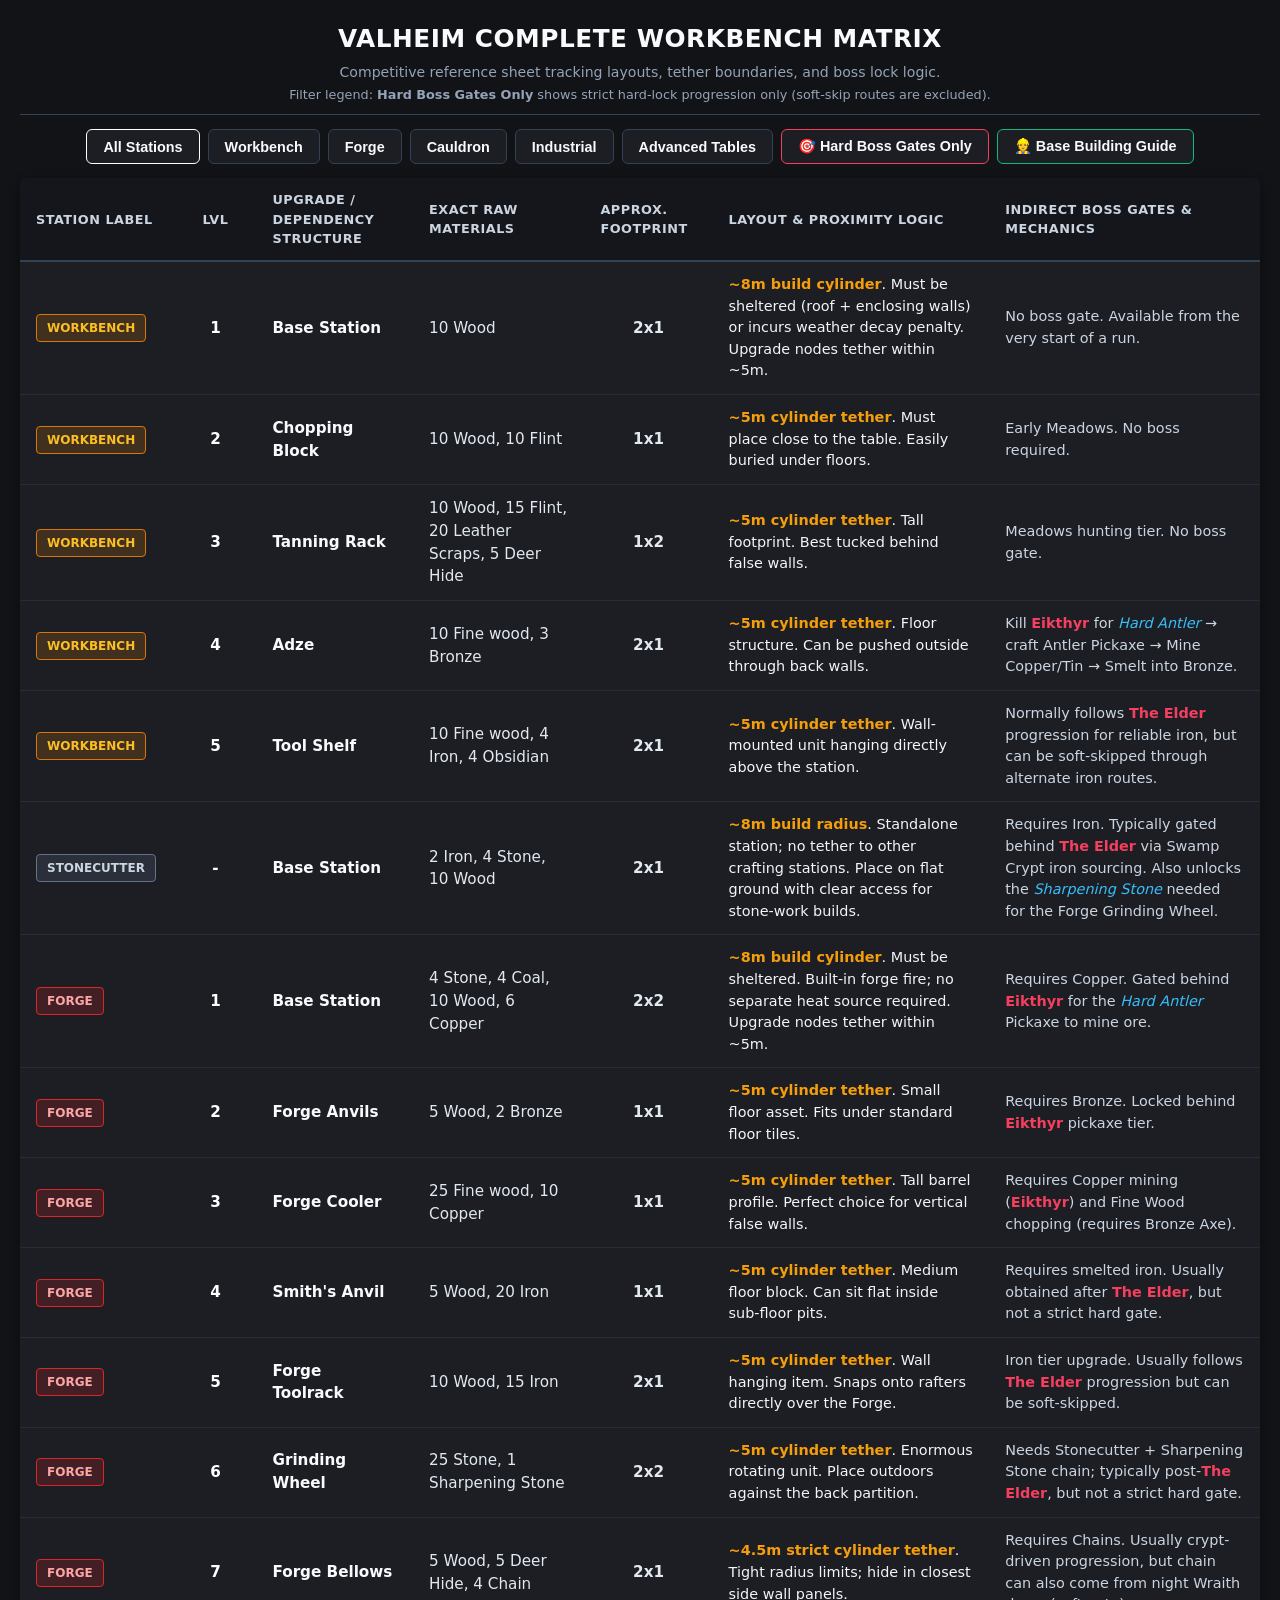
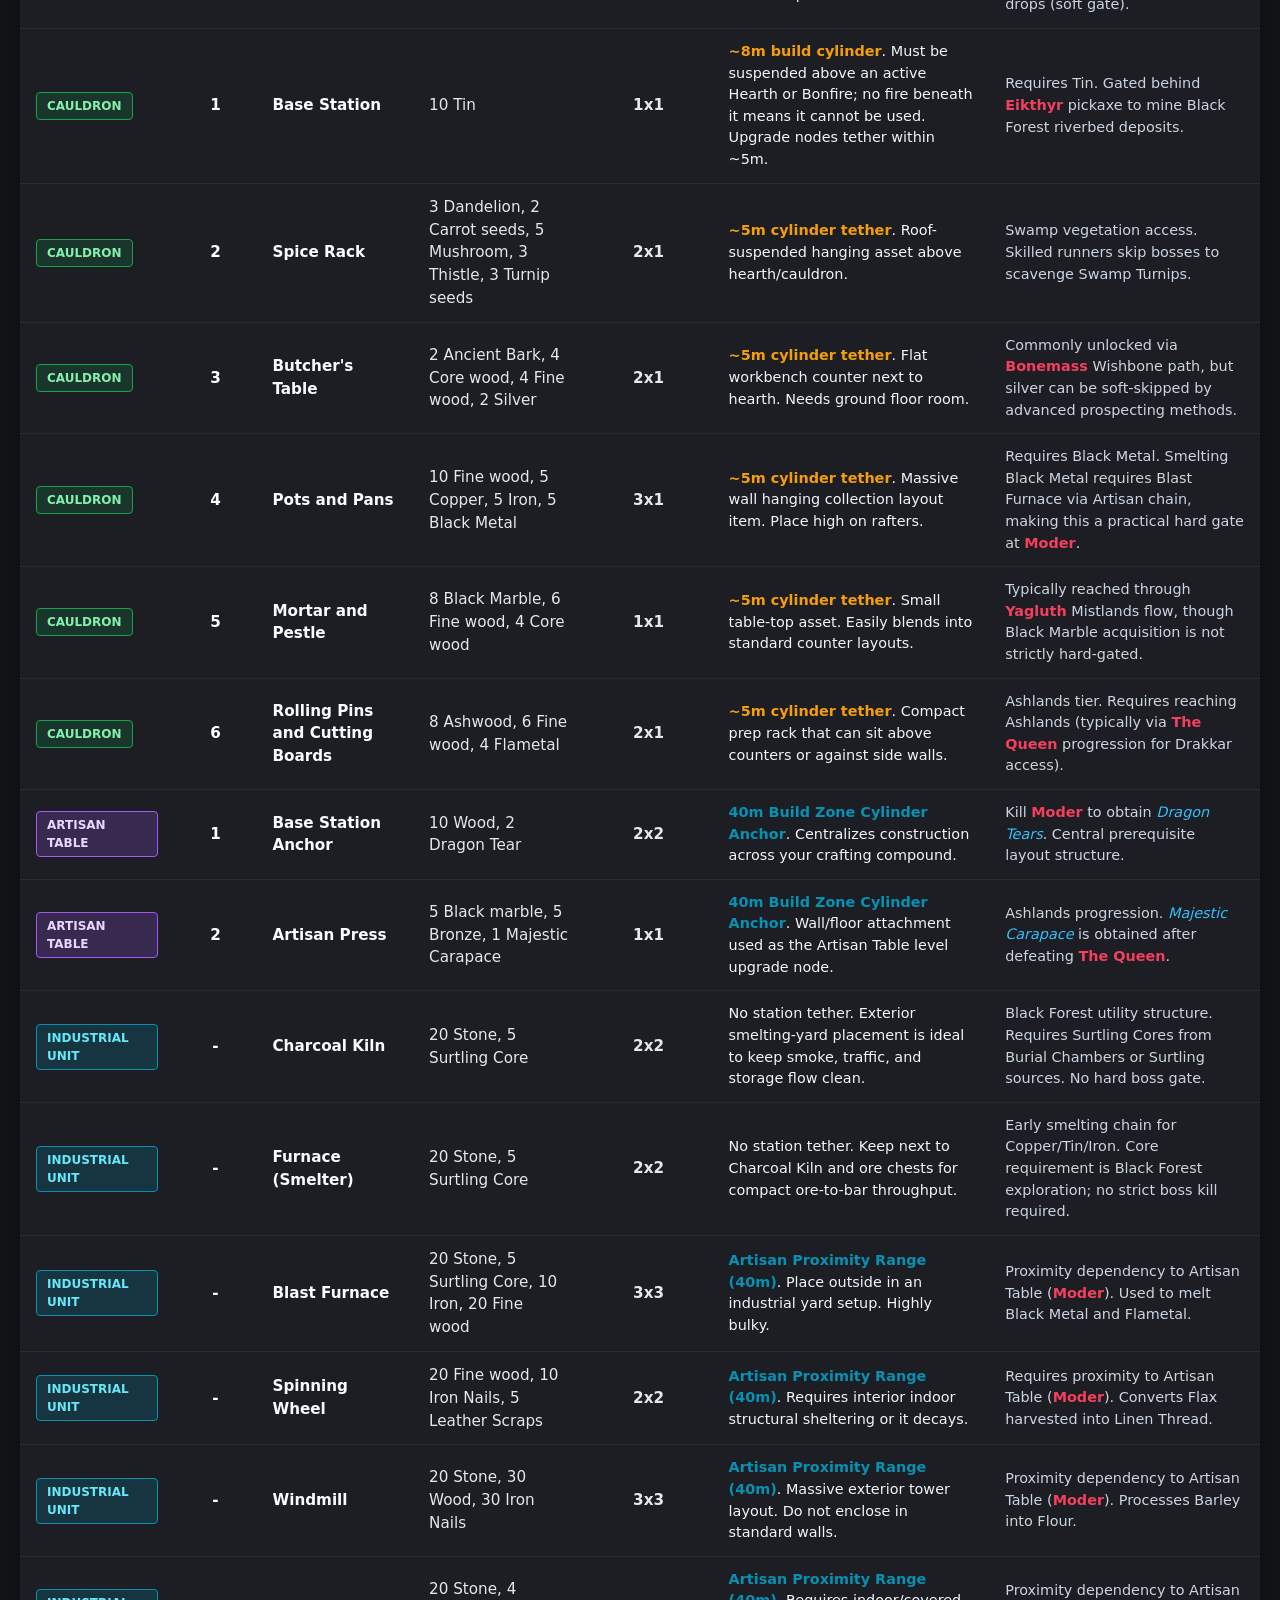
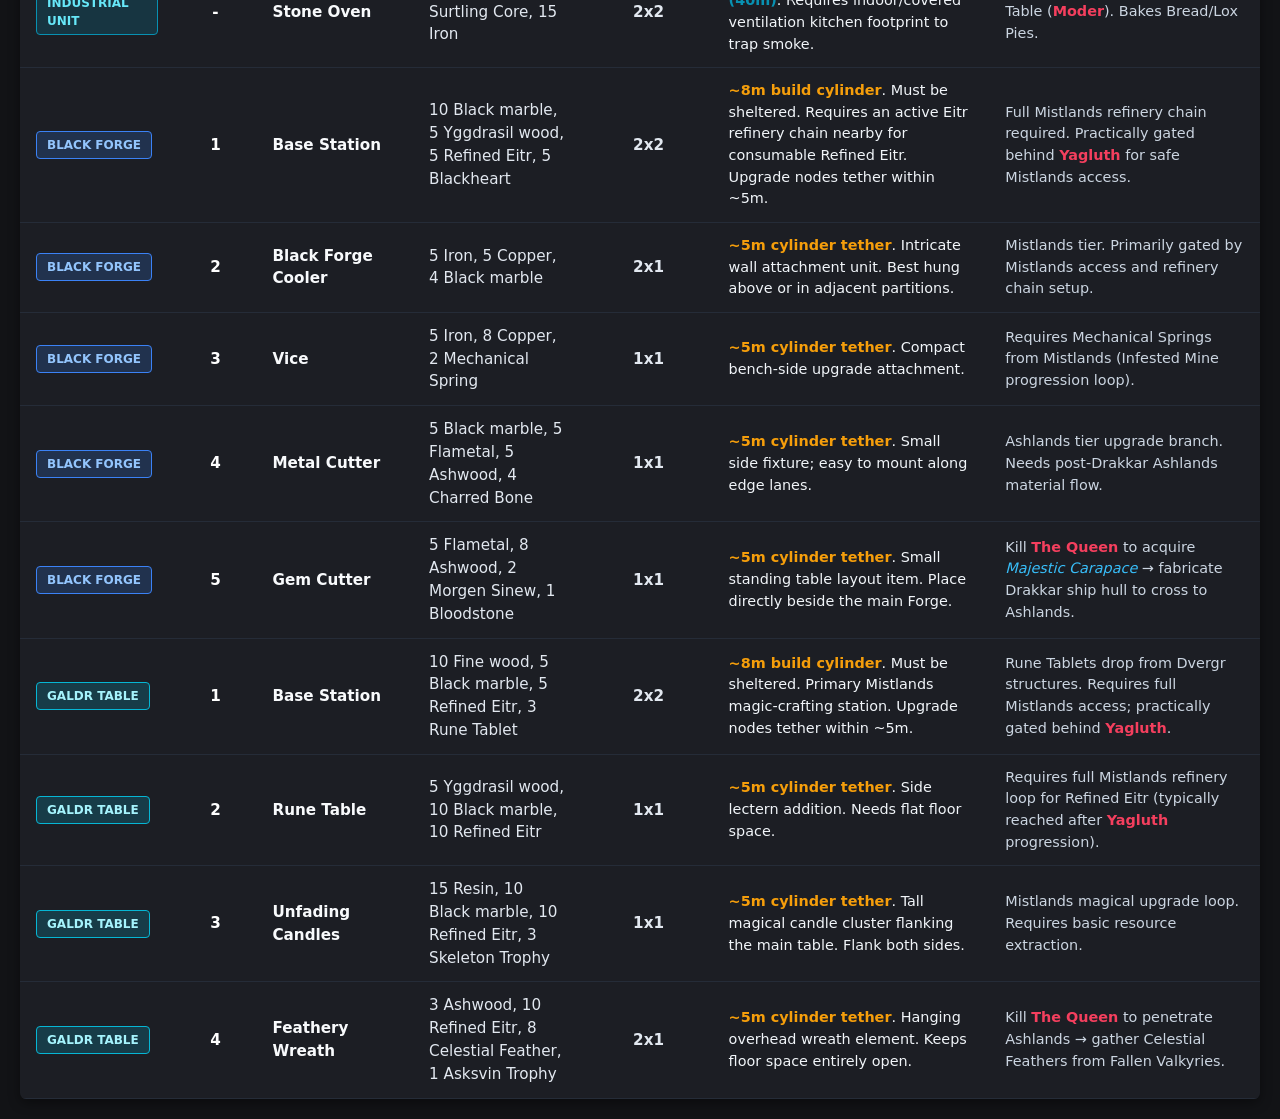
<file: Designer/WorkbenchAndForgeUpgradeRequirements.html>
<!DOCTYPE html>
<html lang="en">
<head>
    <meta charset="UTF-8">
    <meta name="viewport" content="width=device-width, initial-scale=1.0">
    <title>Valheim Meta Upgrade & Progression Matrix</title>
    <style>
        :root {
            --bg-color: #121316;
            --card-bg: #1c1e24;
            --text-main: #f8fafc;
            --text-muted: #94a3b8;
            --border-color: #334155;
            
            /* Custom Distinct Label Colors */
            --label-workbench: #d97706;  /* Amber */
            --label-forge: #dc2626;      /* Deep Red */
            --label-cauldron: #16a34a;   /* Emerald Green */
            --label-artisan: #a855f7;    /* Purple */
            --label-ind-unit: #0891b2;   /* Cyan */
            --label-blackforge: #3b82f6; /* Blue */
            --label-galdrtable: #06b6d4; /* Cyan */
            --label-stonecutter: #64748b; /* Slate Gray */
            
            --accent-boss: #f43f5e;
            --accent-guide: #10b981;
        }

        body {
            font-family: 'Segoe UI', system-ui, -apple-system, sans-serif;
            background-color: var(--bg-color);
            color: var(--text-main);
            margin: 0;
            padding: 20px;
            line-height: 1.5;
        }

        .container {
            max-width: 1450px;
            margin: 0 auto;
        }

        header {
            text-align: center;
            margin-bottom: 14px;
            border-bottom: 1px solid var(--border-color);
            padding-bottom: 10px;
        }

        h1 {
            margin: 0 0 5px 0;
            font-size: 1.55rem;
            letter-spacing: 0.5px;
            color: #f8fafc;
            text-transform: uppercase;
        }

        p.subtitle {
            color: var(--text-muted);
            margin: 0;
            font-size: 0.88rem;
        }

        .controls {
            display: flex;
            justify-content: center;
            gap: 8px;
            margin-bottom: 14px;
            flex-wrap: wrap;
        }

        .btn {
            background-color: var(--card-bg);
            color: var(--text-main);
            border: 1px solid var(--border-color);
            padding: 8px 16px;
            border-radius: 6px;
            cursor: pointer;
            font-weight: 600;
            font-size: 0.9rem;
            transition: all 0.15s ease;
        }

        .btn:hover {
            background-color: #2e333f;
        }

        .btn.active[data-filter="all"] { border-color: #fff; }
        .btn.active[data-filter="workbench"] { border-color: var(--label-workbench); background-color: rgba(217, 119, 6, 0.15); }
        .btn.active[data-filter="forge"] { border-color: var(--label-forge); background-color: rgba(220, 38, 38, 0.15); }
        .btn.active[data-filter="cauldron"] { border-color: var(--label-cauldron); background-color: rgba(22, 147, 74, 0.15); }
        .btn.active[data-filter="industrial"] { border-color: var(--label-artisan); background-color: rgba(168, 85, 247, 0.15); }
        .btn.active[data-filter="advanced"] { border-color: var(--label-blackforge); background-color: rgba(59, 130, 246, 0.15); }
        .btn.active[data-filter="boss-gates"] { border-color: var(--accent-boss); background-color: rgba(244, 63, 94, 0.15); }
        .btn.active[data-filter="guide"] { border-color: var(--accent-guide); background-color: rgba(16, 185, 129, 0.15); }

        /* Guide Section Layout */
        #guide-section {
            background-color: var(--card-bg);
            border: 1px solid var(--border-color);
            border-radius: 6px;
            padding: 25px;
            margin-bottom: 25px;
            display: none;
            box-shadow: 0 4px 12px rgba(0,0,0,0.4);
        }

        .guide-grid {
            display: grid;
            grid-template-columns: repeat(auto-fit, minmax(300px, 1fr));
            gap: 20px;
            margin-top: 20px;
        }

        .guide-card {
            background-color: #14161b;
            border: 1px solid #334155;
            border-radius: 6px;
            padding: 20px;
        }

        .guide-card h3 {
            color: var(--accent-guide);
            margin-top: 0;
            border-bottom: 1px solid #334155;
            padding-bottom: 10px;
            text-transform: uppercase;
            font-size: 1.1rem;
        }

        .guide-card ul {
            padding-left: 20px;
            margin-bottom: 0;
        }

        .guide-card li {
            margin-bottom: 8px;
            font-size: 0.95rem;
            color: #cbd5e1;
        }

        .blueprint-ascii {
            font-family: Consolas, "Courier New", monospace;
            white-space: pre;
            line-height: 1.35;
            tab-size: 2;
        }

        .matrix-table {
            width: 100%;
            border-collapse: collapse;
            background-color: var(--card-bg);
            border-radius: 6px;
            overflow: hidden;
            box-shadow: 0 4px 12px rgba(0,0,0,0.4);
        }

        th, td {
            padding: 12px 16px;
            text-align: left;
            font-size: 0.95rem;
        }

        th {
            background-color: #14161b;
            color: #cbd5e1;
            font-weight: 600;
            text-transform: uppercase;
            font-size: 0.8rem;
            letter-spacing: 0.5px;
            border-bottom: 2px solid var(--border-color);
        }

        tr {
            border-bottom: 1px solid rgba(51, 65, 85, 0.4);
        }

        tr:hover {
            background-color: rgba(255, 255, 255, 0.01);
        }

        /* Highly Differentiated Table Badges */
        .badge {
            display: inline-block;
            padding: 4px 10px;
            border-radius: 4px;
            font-size: 0.75rem;
            font-weight: bold;
            text-transform: uppercase;
            border-left: 4px solid rgba(0,0,0,0.4);
        }

        .bg-workbench { background-color: rgba(217, 119, 6, 0.2); color: #fbbf24; border: 1px solid var(--label-workbench); }
        .bg-forge { background-color: rgba(220, 38, 38, 0.2); color: #fca5a5; border: 1px solid var(--label-forge); }
        .bg-cauldron { background-color: rgba(22, 147, 74, 0.2); color: #86efac; border: 1px solid var(--label-cauldron); }
        .bg-artisan { background-color: rgba(168, 85, 247, 0.2); color: #e9d5ff; border: 1px solid var(--label-artisan); }
        .bg-indunit { background-color: rgba(8, 145, 178, 0.2); color: #67e8f9; border: 1px solid var(--label-ind-unit); }
        .bg-blackforge { background-color: rgba(59, 130, 246, 0.2); color: #93c5fd; border: 1px solid var(--label-blackforge); }
        .bg-galdrtable { background-color: rgba(6, 182, 212, 0.2); color: #a5f3fc; border: 1px solid var(--label-galdrtable); }
        .bg-stonecutter { background-color: rgba(100, 116, 139, 0.2); color: #cbd5e1; border: 1px solid var(--label-stonecutter); }

        .level-cell {
            font-weight: bold;
            text-align: center;
            color: #fff;
            width: 50px;
        }
        
        th.lvl-header { text-align: center; }
        .mats-list { color: #e2e8f0; font-weight: 500; }
        .footprint-cell {
            color: #e2e8f0;
            font-weight: 600;
            text-align: center;
            white-space: nowrap;
        }
        .layout-cell { color: #f1f5f9; font-size: 0.9rem; }
        .progression-cell { color: #cbd5e1; font-size: 0.9rem; }
        
        .radius-alert { color: #f59e0b; font-weight: bold; }
        .radius-wide { color: #0891b2; font-weight: bold; }
        .boss-tag { color: #f43f5e; font-weight: bold; }
        .item-tag { color: #38bdf8; font-style: italic; }

        @media (max-width: 1200px) {
            th, td { padding: 8px 10px; font-size: 0.85rem; }
            .btn { padding: 6px 12px; font-size: 0.8rem; }
        }
    </style>
</head>
<body>

<div class="container">
    <header>
        <h1>Valheim Complete Workbench Matrix</h1>
        <p class="subtitle">Competitive reference sheet tracking layouts, tether boundaries, and boss lock logic.</p>
        <p class="subtitle" style="margin-top: 2px; font-size: 0.8rem;">Filter legend: <strong>Hard Boss Gates Only</strong> shows strict hard-lock progression only (soft-skip routes are excluded).</p>
    </header>

    <div class="controls">
        <button class="btn active" data-filter="all">All Stations</button>
        <button class="btn" data-filter="workbench">Workbench</button>
        <button class="btn" data-filter="forge">Forge</button>
        <button class="btn" data-filter="cauldron">Cauldron</button>
        <button class="btn" data-filter="industrial">Industrial</button>
        <button class="btn" data-filter="advanced">Advanced Tables</button>
        <button class="btn" data-filter="boss-gates" style="border-color: var(--accent-boss)">🎯 Hard Boss Gates Only</button>
        <button class="btn" data-filter="guide" style="border-color: var(--accent-guide)">👷 Base Building Guide</button>
    </div>

    <!-- Hidden Base Building Section -->
    <div id="guide-section">
        <h2 style="margin-top:0; color: var(--accent-guide); text-transform: uppercase; font-size: 1.5rem;">Pro Layout & Base Optimization Strategy</h2>
        <p style="color: #cbd5e1; margin-bottom: 20px;">Competitive players hide bulky upgrades to maximize walkable floor area and optimize item pathing inside compact craft rooms.</p>
        
        <div class="guide-grid">
            <div class="guide-card">
                <h3>👇 Under-Floor Burying (Sub-Flooring)</h3>
                <ul>
                    <li><strong>Concept:</strong> Dig a 1-meter deep crawlspace under your craft room floorboards.</li>
                    <li><strong>Execution:</strong> Drop structures like the <em>Chopping Block</em>, <em>Anvils</em>, and <em>Forge Cooler</em> directly into the pit, then snap wood floors cleanly over them.</li>
                    <li><strong>Benefit:</strong> Retains 100% upgrade line tethers while keeping floors clear for quick storage-box movement.</li>
                </ul>
            </div>
            
            <div class="guide-card">
                <h3>🧱 False Walls (Vertical Stacking)</h3>
                <ul>
                    <li><strong>Concept:</strong> Build a hollow, 1x1 meter double wall behind your active workstations.</li>
                    <li><strong>Execution:</strong> Place bulky or wide upgrades (like the <em>Tanning Rack</em>, <em>Bellows</em>, or <em>Tool Shelf</em>) inside this cavity, then enclose them using thin wood paneling or stone curtains.</li>
                    <li><strong>Benefit:</strong> Keeps your production stations looking clean while bypassing messy structural collision errors.</li>
                </ul>
            </div>
            
            <div class="guide-card">
                <h3>🌐 Exterior Venting (Outside Placements)</h3>
                <ul>
                    <li><strong>Concept:</strong> Exploit tether limits by punching structural upgrades right through outside perimeter walls.</li>
                    <li><strong>Execution:</strong> Place large-footprint objects like the <em>Grinding Wheel</em> or <em>Adze</em> immediately outside the house against the outer wall directly behind the indoor workbench.</li>
                    <li><strong>Benefit:</strong> Clears interior floor space entirely; just ensure you throw a small roof over them to prevent weather decay.</li>
                </ul>
            </div>
        </div>
		
		<div class="section-box">
			<h3>📐 Split-Level Workshop ASCII Blueprint</h3>
            			<pre class="blueprint-ascii">
        ======================================= [ FIRST FLOOR DECK ] ===============================================
        |                                                                                                          |
        | +------------+ +------------+ +------------+ +------------+ +------------+ +------------+ +------------+ |
        | |WALL MOUNT  | |WALL MOUNT  | |WALL/CEILING| | CEILING    | |WALL MOUNT  | |WALL MOUNT  | | CEILING    | |
        | |Tool Shelf  | |Forge Rack  | |Spice Rack  | |PotsAndPans | |ArtisanPress| |Vice/Cutter | |Feathery Wr.| |
        | |            | |            | |RollingPins | |            | |            | |            | |            | |
        | +------------+ +------------+ +------------+ +------------+ +------------+ +------------+ +------------+ |
        |       ||             ||             ||             ||             ||             ||             ||       |
        | +------------+ +------------+ +------------+ +------------+ +------------+ +------------+ +------------+ |
        | | WORKBENCH  | |   FORGE    | | CAULDRON   | | STONE OVEN | |ARTISAN TBL | |BLACK FORGE | |GALDR TABLE | |
        | +------------+ +------------+ +------------+ +------------+ +------------+ +------------+ +------------+ |
        |                                                                                                          |
        |       ||             ||             ||             ||             ||             ||             ||       |
        |                           (Floor upgrades tether straight UP from below)                                 |
        |       ||             ||             ||             ||             ||             ||             ||       |
        |                                                                                                          |
        ========================================= [ GROUND FLOOR ] =================================================
        |                                                                                                          |
        | +------------+ +------------+ +------------+ +------------+ +------------+ +------------+ +------------+ |
        | | WORKBENCH  | |   FORGE    | | CAULDRON   | | STONE OVEN | |ARTISAN TBL | |BLACK FORGE | |GALDR TABLE | |
        | +------------+ +------------+ +------------+ +------------+ +------------+ +------------+ +------------+ |
        | |Chopping Blk| |Forge Anvils| | Butcher Tbl| |            | | Base Anchor| |BF Cooler   | | Rune Table | |
        | |Tanning Rack| |Forge Cooler| | MortarPest | |            | |            | |Vice        | | Candles    | |
        | |Adze        | |Smith Anvil | |            | |            | |            | |Metal Cutter| |            | |
        | |            | |ForgeBellows| |            | |            | |            | |Gem Cutter  | |            | |
        | |            | |GrindWheel  | |            | |            | |            | |            | |            | |
        | +------------+ +------------+ +------------+ +------------+ +------------+ +------------+ +------------+ |

        =========================================== [ OUTSIDE ] ====================================================
        | +------------+ +------------+ +------------+ +------------+ +------------+ +------------+ +------------+ |
        | | WORKBENCH  | |   FORGE    | | CAULDRON   | | STONE OVEN | |ARTISAN TBL | |BLACK FORGE | |GALDR TABLE | |
        | +------------+ +------------+ +------------+ +------------+ +------------+ +------------+ +------------+ |
        | |            | |GrindWheel  | |            | |            | |            | |            | |            | |
        | +------------+ +------------+ +------------+ +------------+ +------------+ +------------+ +------------+ |
                        </pre>
		</div>		
		
    </div>

    <table class="matrix-table" id="main-matrix-table">
        <thead>
            <tr>
                <th>Station Label</th>
                <th class="lvl-header">Lvl</th>
                <th>Upgrade / Dependency Structure</th>
                <th>Exact Raw Materials</th>
                <th>Approx. Footprint</th>
                <th>Layout & Proximity Logic</th>
                <th>Indirect Boss Gates & Mechanics</th>
            </tr>
        </thead>
        <tbody id="matrix-body">
            <!-- Workbench -->
            <tr data-type="workbench" data-boss="false">
                <td><span class="badge bg-workbench">Workbench</span></td>
                <td class="level-cell">1</td>
                <td><strong>Base Station</strong></td>
                <td class="mats-list">10 Wood</td>
                <td class="footprint-cell">2x1</td>
                <td class="layout-cell"><span class="radius-alert">~8m build cylinder</span>. Must be sheltered (roof + enclosing walls) or incurs weather decay penalty. Upgrade nodes tether within ~5m.</td>
                <td class="progression-cell">No boss gate. Available from the very start of a run.</td>
            </tr>
            <tr data-type="workbench" data-boss="false">
                <td><span class="badge bg-workbench">Workbench</span></td>
                <td class="level-cell">2</td>
                <td><strong>Chopping Block</strong></td>
                <td class="mats-list">10 Wood, 10 Flint</td>
                <td class="footprint-cell">1x1</td>
                <td class="layout-cell"><span class="radius-alert">~5m cylinder tether</span>. Must place close to the table. Easily buried under floors.</td>
                <td class="progression-cell">Early Meadows. No boss required.</td>
            </tr>
            <tr data-type="workbench" data-boss="false">
                <td><span class="badge bg-workbench">Workbench</span></td>
                <td class="level-cell">3</td>
                <td><strong>Tanning Rack</strong></td>
                <td class="mats-list">10 Wood, 15 Flint, 20 Leather Scraps, 5 Deer Hide</td>
                <td class="footprint-cell">1x2</td>
                <td class="layout-cell"><span class="radius-alert">~5m cylinder tether</span>. Tall footprint. Best tucked behind false walls.</td>
                <td class="progression-cell">Meadows hunting tier. No boss gate.</td>
            </tr>
            <tr data-type="workbench" data-boss="true">
                <td><span class="badge bg-workbench">Workbench</span></td>
                <td class="level-cell">4</td>
                <td><strong>Adze</strong></td>
                <td class="mats-list">10 Fine wood, 3 Bronze</td>
                <td class="footprint-cell">2x1</td>
                <td class="layout-cell"><span class="radius-alert">~5m cylinder tether</span>. Floor structure. Can be pushed outside through back walls.</td>
                <td class="progression-cell">Kill <span class="boss-tag">Eikthyr</span> for <span class="item-tag">Hard Antler</span> → craft Antler Pickaxe → Mine Copper/Tin → Smelt into Bronze.</td>
            </tr>
            <tr data-type="workbench" data-boss="false">
                <td><span class="badge bg-workbench">Workbench</span></td>
                <td class="level-cell">5</td>
                <td><strong>Tool Shelf</strong></td>
                <td class="mats-list">10 Fine wood, 4 Iron, 4 Obsidian</td>
                <td class="footprint-cell">2x1</td>
                <td class="layout-cell"><span class="radius-alert">~5m cylinder tether</span>. Wall-mounted unit hanging directly above the station.</td>
                <td class="progression-cell">Normally follows <span class="boss-tag">The Elder</span> progression for reliable iron, but can be soft-skipped through alternate iron routes.</td>
            </tr>
            <!-- Stonecutter -->
            <tr data-type="workbench" data-boss="true">
                <td><span class="badge bg-stonecutter">Stonecutter</span></td>
                <td class="level-cell">-</td>
                <td><strong>Base Station</strong></td>
                <td class="mats-list">2 Iron, 4 Stone, 10 Wood</td>
                <td class="footprint-cell">2x1</td>
                <td class="layout-cell"><span class="radius-alert">~8m build radius</span>. Standalone station; no tether to other crafting stations. Place on flat ground with clear access for stone-work builds.</td>
                <td class="progression-cell">Requires Iron. Typically gated behind <span class="boss-tag">The Elder</span> via Swamp Crypt iron sourcing. Also unlocks the <span class="item-tag">Sharpening Stone</span> needed for the Forge Grinding Wheel.</td>
            </tr>

            <!-- Forge -->
            <tr data-type="forge" data-boss="true">
                <td><span class="badge bg-forge">Forge</span></td>
                <td class="level-cell">1</td>
                <td><strong>Base Station</strong></td>
                <td class="mats-list">4 Stone, 4 Coal, 10 Wood, 6 Copper</td>
                <td class="footprint-cell">2x2</td>
                <td class="layout-cell"><span class="radius-alert">~8m build cylinder</span>. Must be sheltered. Built-in forge fire; no separate heat source required. Upgrade nodes tether within ~5m.</td>
                <td class="progression-cell">Requires Copper. Gated behind <span class="boss-tag">Eikthyr</span> for the <span class="item-tag">Hard Antler</span> Pickaxe to mine ore.</td>
            </tr>
            <tr data-type="forge" data-boss="true">
                <td><span class="badge bg-forge">Forge</span></td>
                <td class="level-cell">2</td>
                <td><strong>Forge Anvils</strong></td>
                <td class="mats-list">5 Wood, 2 Bronze</td>
                <td class="footprint-cell">1x1</td>
                <td class="layout-cell"><span class="radius-alert">~5m cylinder tether</span>. Small floor asset. Fits under standard floor tiles.</td>
                <td class="progression-cell">Requires Bronze. Locked behind <span class="boss-tag">Eikthyr</span> pickaxe tier.</td>
            </tr>
            <tr data-type="forge" data-boss="true">
                <td><span class="badge bg-forge">Forge</span></td>
                <td class="level-cell">3</td>
                <td><strong>Forge Cooler</strong></td>
                <td class="mats-list">25 Fine wood, 10 Copper</td>
                <td class="footprint-cell">1x1</td>
                <td class="layout-cell"><span class="radius-alert">~5m cylinder tether</span>. Tall barrel profile. Perfect choice for vertical false walls.</td>
                <td class="progression-cell">Requires Copper mining (<span class="boss-tag">Eikthyr</span>) and Fine Wood chopping (requires Bronze Axe).</td>
            </tr>
            <tr data-type="forge" data-boss="false">
                <td><span class="badge bg-forge">Forge</span></td>
                <td class="level-cell">4</td>
                <td><strong>Smith's Anvil</strong></td>
                <td class="mats-list">5 Wood, 20 Iron</td>
                <td class="footprint-cell">1x1</td>
                <td class="layout-cell"><span class="radius-alert">~5m cylinder tether</span>. Medium floor block. Can sit flat inside sub-floor pits.</td>
                <td class="progression-cell">Requires smelted iron. Usually obtained after <span class="boss-tag">The Elder</span>, but not a strict hard gate.</td>
            </tr>
            <tr data-type="forge" data-boss="false">
                <td><span class="badge bg-forge">Forge</span></td>
                <td class="level-cell">5</td>
                <td><strong>Forge Toolrack</strong></td>
                <td class="mats-list">10 Wood, 15 Iron</td>
                <td class="footprint-cell">2x1</td>
                <td class="layout-cell"><span class="radius-alert">~5m cylinder tether</span>. Wall hanging item. Snaps onto rafters directly over the Forge.</td>
                <td class="progression-cell">Iron tier upgrade. Usually follows <span class="boss-tag">The Elder</span> progression but can be soft-skipped.</td>
            </tr>
            <tr data-type="forge" data-boss="false">
                <td><span class="badge bg-forge">Forge</span></td>
                <td class="level-cell">6</td>
                <td><strong>Grinding Wheel</strong></td>
                <td class="mats-list">25 Stone, 1 Sharpening Stone</td>
                <td class="footprint-cell">2x2</td>
                <td class="layout-cell"><span class="radius-alert">~5m cylinder tether</span>. Enormous rotating unit. Place outdoors against the back partition.</td>
                <td class="progression-cell">Needs Stonecutter + Sharpening Stone chain; typically post-<span class="boss-tag">The Elder</span>, but not a strict hard gate.</td>
            </tr>
            <tr data-type="forge" data-boss="false">
                <td><span class="badge bg-forge">Forge</span></td>
                <td class="level-cell">7</td>
                <td><strong>Forge Bellows</strong></td>
                <td class="mats-list">5 Wood, 5 Deer Hide, 4 Chain</td>
                <td class="footprint-cell">2x1</td>
                <td class="layout-cell"><span class="radius-alert">~4.5m strict cylinder tether</span>. Tight radius limits; hide in closest side wall panels.</td>
                <td class="progression-cell">Requires Chains. Usually crypt-driven progression, but chain can also come from night Wraith drops (soft gate).</td>
            </tr>

            <!-- Cauldron -->
            <tr data-type="cauldron" data-boss="true">
                <td><span class="badge bg-cauldron">Cauldron</span></td>
                <td class="level-cell">1</td>
                <td><strong>Base Station</strong></td>
                <td class="mats-list">10 Tin</td>
                <td class="footprint-cell">1x1</td>
                <td class="layout-cell"><span class="radius-alert">~8m build cylinder</span>. Must be suspended above an active Hearth or Bonfire; no fire beneath it means it cannot be used. Upgrade nodes tether within ~5m.</td>
                <td class="progression-cell">Requires Tin. Gated behind <span class="boss-tag">Eikthyr</span> pickaxe to mine Black Forest riverbed deposits.</td>
            </tr>
            <tr data-type="cauldron" data-boss="false">
                <td><span class="badge bg-cauldron">Cauldron</span></td>
                <td class="level-cell">2</td>
                <td><strong>Spice Rack</strong></td>
                <td class="mats-list">3 Dandelion, 2 Carrot seeds, 5 Mushroom, 3 Thistle, 3 Turnip seeds</td>
                <td class="footprint-cell">2x1</td>
                <td class="layout-cell"><span class="radius-alert">~5m cylinder tether</span>. Roof-suspended hanging asset above hearth/cauldron.</td>
                <td class="progression-cell">Swamp vegetation access. Skilled runners skip bosses to scavenge Swamp Turnips.</td>
            </tr>
            <tr data-type="cauldron" data-boss="false">
                <td><span class="badge bg-cauldron">Cauldron</span></td>
                <td class="level-cell">3</td>
                <td><strong>Butcher's Table</strong></td>
                <td class="mats-list">2 Ancient Bark, 4 Core wood, 4 Fine wood, 2 Silver</td>
                <td class="footprint-cell">2x1</td>
                <td class="layout-cell"><span class="radius-alert">~5m cylinder tether</span>. Flat workbench counter next to hearth. Needs ground floor room.</td>
                <td class="progression-cell">Commonly unlocked via <span class="boss-tag">Bonemass</span> Wishbone path, but silver can be soft-skipped by advanced prospecting methods.</td>
            </tr>
            <tr data-type="cauldron" data-boss="true">
                <td><span class="badge bg-cauldron">Cauldron</span></td>
                <td class="level-cell">4</td>
                <td><strong>Pots and Pans</strong></td>
                <td class="mats-list">10 Fine wood, 5 Copper, 5 Iron, 5 Black Metal</td>
                <td class="footprint-cell">3x1</td>
                <td class="layout-cell"><span class="radius-alert">~5m cylinder tether</span>. Massive wall hanging collection layout item. Place high on rafters.</td>
                <td class="progression-cell">Requires Black Metal. Smelting Black Metal requires Blast Furnace via Artisan chain, making this a practical hard gate at <span class="boss-tag">Moder</span>.</td>
            </tr>
            <tr data-type="cauldron" data-boss="false">
                <td><span class="badge bg-cauldron">Cauldron</span></td>
                <td class="level-cell">5</td>
                <td><strong>Mortar and Pestle</strong></td>
                <td class="mats-list">8 Black Marble, 6 Fine wood, 4 Core wood</td>
                <td class="footprint-cell">1x1</td>
                <td class="layout-cell"><span class="radius-alert">~5m cylinder tether</span>. Small table-top asset. Easily blends into standard counter layouts.</td>
                <td class="progression-cell">Typically reached through <span class="boss-tag">Yagluth</span> Mistlands flow, though Black Marble acquisition is not strictly hard-gated.</td>
            </tr>
            <tr data-type="cauldron" data-boss="true">
                <td><span class="badge bg-cauldron">Cauldron</span></td>
                <td class="level-cell">6</td>
                <td><strong>Rolling Pins and Cutting Boards</strong></td>
                <td class="mats-list">8 Ashwood, 6 Fine wood, 4 Flametal</td>
                <td class="footprint-cell">2x1</td>
                <td class="layout-cell"><span class="radius-alert">~5m cylinder tether</span>. Compact prep rack that can sit above counters or against side walls.</td>
                <td class="progression-cell">Ashlands tier. Requires reaching Ashlands (typically via <span class="boss-tag">The Queen</span> progression for Drakkar access).</td>
            </tr>

            <!-- Industrial Network -->
            <tr data-type="industrial" data-boss="true">
                <td><span class="badge bg-artisan">Artisan Table</span></td>
                <td class="level-cell">1</td>
                <td><strong>Base Station Anchor</strong></td>
                <td class="mats-list">10 Wood, 2 Dragon Tear</td>
                <td class="footprint-cell">2x2</td>
                <td class="layout-cell"><span class="radius-wide">40m Build Zone Cylinder Anchor</span>. Centralizes construction across your crafting compound.</td>
                <td class="progression-cell">Kill <span class="boss-tag">Moder</span> to obtain <span class="item-tag">Dragon Tears</span>. Central prerequisite layout structure.</td>
            </tr>
            <tr data-type="industrial" data-boss="true">
                <td><span class="badge bg-artisan">Artisan Table</span></td>
                <td class="level-cell">2</td>
                <td><strong>Artisan Press</strong></td>
                <td class="mats-list">5 Black marble, 5 Bronze, 1 Majestic Carapace</td>
                <td class="footprint-cell">1x1</td>
                <td class="layout-cell"><span class="radius-wide">40m Build Zone Cylinder Anchor</span>. Wall/floor attachment used as the Artisan Table level upgrade node.</td>
                <td class="progression-cell">Ashlands progression. <span class="item-tag">Majestic Carapace</span> is obtained after defeating <span class="boss-tag">The Queen</span>.</td>
            </tr>
            <tr data-type="industrial" data-boss="false">
                <td><span class="badge bg-indunit">Industrial Unit</span></td>
                <td class="level-cell">-</td>
                <td><strong>Charcoal Kiln</strong></td>
                <td class="mats-list">20 Stone, 5 Surtling Core</td>
                <td class="footprint-cell">2x2</td>
                <td class="layout-cell">No station tether. Exterior smelting-yard placement is ideal to keep smoke, traffic, and storage flow clean.</td>
                <td class="progression-cell">Black Forest utility structure. Requires Surtling Cores from Burial Chambers or Surtling sources. No hard boss gate.</td>
            </tr>
            <tr data-type="industrial" data-boss="false">
                <td><span class="badge bg-indunit">Industrial Unit</span></td>
                <td class="level-cell">-</td>
                <td><strong>Furnace (Smelter)</strong></td>
                <td class="mats-list">20 Stone, 5 Surtling Core</td>
                <td class="footprint-cell">2x2</td>
                <td class="layout-cell">No station tether. Keep next to Charcoal Kiln and ore chests for compact ore-to-bar throughput.</td>
                <td class="progression-cell">Early smelting chain for Copper/Tin/Iron. Core requirement is Black Forest exploration; no strict boss kill required.</td>
            </tr>
            <tr data-type="industrial" data-boss="true">
                <td><span class="badge bg-indunit">Industrial Unit</span></td>
                <td class="level-cell">-</td>
                <td><strong>Blast Furnace</strong></td>
                <td class="mats-list">20 Stone, 5 Surtling Core, 10 Iron, 20 Fine wood</td>
                <td class="footprint-cell">3x3</td>
                <td class="layout-cell"><span class="radius-wide">Artisan Proximity Range (40m)</span>. Place outside in an industrial yard setup. Highly bulky.</td>
                <td class="progression-cell">Proximity dependency to Artisan Table (<span class="boss-tag">Moder</span>). Used to melt Black Metal and Flametal.</td>
            </tr>
            <tr data-type="industrial" data-boss="true">
                <td><span class="badge bg-indunit">Industrial Unit</span></td>
                <td class="level-cell">-</td>
                <td><strong>Spinning Wheel</strong></td>
                <td class="mats-list">20 Fine wood, 10 Iron Nails, 5 Leather Scraps</td>
                <td class="footprint-cell">2x2</td>
                <td class="layout-cell"><span class="radius-wide">Artisan Proximity Range (40m)</span>. Requires interior indoor structural sheltering or it decays.</td>
                <td class="progression-cell">Requires proximity to Artisan Table (<span class="boss-tag">Moder</span>). Converts Flax harvested into Linen Thread.</td>
            </tr>
            <tr data-type="industrial" data-boss="true">
                <td><span class="badge bg-indunit">Industrial Unit</span></td>
                <td class="level-cell">-</td>
                <td><strong>Windmill</strong></td>
                <td class="mats-list">20 Stone, 30 Wood, 30 Iron Nails</td>
                <td class="footprint-cell">3x3</td>
                <td class="layout-cell"><span class="radius-wide">Artisan Proximity Range (40m)</span>. Massive exterior tower layout. Do not enclose in standard walls.</td>
                <td class="progression-cell">Proximity dependency to Artisan Table (<span class="boss-tag">Moder</span>). Processes Barley into Flour.</td>
            </tr>
            <tr data-type="industrial" data-boss="true">
                <td><span class="badge bg-indunit">Industrial Unit</span></td>
                <td class="level-cell">-</td>
                <td><strong>Stone Oven</strong></td>
                <td class="mats-list">20 Stone, 4 Surtling Core, 15 Iron</td>
                <td class="footprint-cell">2x2</td>
                <td class="layout-cell"><span class="radius-wide">Artisan Proximity Range (40m)</span>. Requires indoor/covered ventilation kitchen footprint to trap smoke.</td>
                <td class="progression-cell">Proximity dependency to Artisan Table (<span class="boss-tag">Moder</span>). Bakes Bread/Lox Pies.</td>
            </tr>

            <!-- Advanced -->
            <tr data-type="advanced" data-boss="true">
                <td><span class="badge bg-blackforge">Black Forge</span></td>
                <td class="level-cell">1</td>
                <td><strong>Base Station</strong></td>
                <td class="mats-list">10 Black marble, 5 Yggdrasil wood, 5 Refined Eitr, 5 Blackheart</td>
                <td class="footprint-cell">2x2</td>
                <td class="layout-cell"><span class="radius-alert">~8m build cylinder</span>. Must be sheltered. Requires an active Eitr refinery chain nearby for consumable Refined Eitr. Upgrade nodes tether within ~5m.</td>
                <td class="progression-cell">Full Mistlands refinery chain required. Practically gated behind <span class="boss-tag">Yagluth</span> for safe Mistlands access.</td>
            </tr>
            <tr data-type="advanced" data-boss="false">
                <td><span class="badge bg-blackforge">Black Forge</span></td>
                <td class="level-cell">2</td>
                <td><strong>Black Forge Cooler</strong></td>
                <td class="mats-list">5 Iron, 5 Copper, 4 Black marble</td>
                <td class="footprint-cell">2x1</td>
                <td class="layout-cell"><span class="radius-alert">~5m cylinder tether</span>. Intricate wall attachment unit. Best hung above or in adjacent partitions.</td>
                <td class="progression-cell">Mistlands tier. Primarily gated by Mistlands access and refinery chain setup.</td>
            </tr>
            <tr data-type="advanced" data-boss="false">
                <td><span class="badge bg-blackforge">Black Forge</span></td>
                <td class="level-cell">3</td>
                <td><strong>Vice</strong></td>
                <td class="mats-list">5 Iron, 8 Copper, 2 Mechanical Spring</td>
                <td class="footprint-cell">1x1</td>
                <td class="layout-cell"><span class="radius-alert">~5m cylinder tether</span>. Compact bench-side upgrade attachment.</td>
                <td class="progression-cell">Requires Mechanical Springs from Mistlands (Infested Mine progression loop).</td>
            </tr>
            <tr data-type="advanced" data-boss="true">
                <td><span class="badge bg-blackforge">Black Forge</span></td>
                <td class="level-cell">4</td>
                <td><strong>Metal Cutter</strong></td>
                <td class="mats-list">5 Black marble, 5 Flametal, 5 Ashwood, 4 Charred Bone</td>
                <td class="footprint-cell">1x1</td>
                <td class="layout-cell"><span class="radius-alert">~5m cylinder tether</span>. Small side fixture; easy to mount along edge lanes.</td>
                <td class="progression-cell">Ashlands tier upgrade branch. Needs post-Drakkar Ashlands material flow.</td>
            </tr>
            <tr data-type="advanced" data-boss="true">
                <td><span class="badge bg-blackforge">Black Forge</span></td>
                <td class="level-cell">5</td>
                <td><strong>Gem Cutter</strong></td>
                <td class="mats-list">5 Flametal, 8 Ashwood, 2 Morgen Sinew, 1 Bloodstone</td>
                <td class="footprint-cell">1x1</td>
                <td class="layout-cell"><span class="radius-alert">~5m cylinder tether</span>. Small standing table layout item. Place directly beside the main Forge.</td>
                <td class="progression-cell">Kill <span class="boss-tag">The Queen</span> to acquire <span class="item-tag">Majestic Carapace</span> → fabricate Drakkar ship hull to cross to Ashlands.</td>
            </tr>
            <tr data-type="advanced" data-boss="true">
                <td><span class="badge bg-galdrtable">Galdr Table</span></td>
                <td class="level-cell">1</td>
                <td><strong>Base Station</strong></td>
                <td class="mats-list">10 Fine wood, 5 Black marble, 5 Refined Eitr, 3 Rune Tablet</td>
                <td class="footprint-cell">2x2</td>
                <td class="layout-cell"><span class="radius-alert">~8m build cylinder</span>. Must be sheltered. Primary Mistlands magic-crafting station. Upgrade nodes tether within ~5m.</td>
                <td class="progression-cell">Rune Tablets drop from Dvergr structures. Requires full Mistlands access; practically gated behind <span class="boss-tag">Yagluth</span>.</td>
            </tr>
            <tr data-type="advanced" data-boss="false">
                <td><span class="badge bg-galdrtable">Galdr Table</span></td>
                <td class="level-cell">2</td>
                <td><strong>Rune Table</strong></td>
                <td class="mats-list">5 Yggdrasil wood, 10 Black marble, 10 Refined Eitr</td>
                <td class="footprint-cell">1x1</td>
                <td class="layout-cell"><span class="radius-alert">~5m cylinder tether</span>. Side lectern addition. Needs flat floor space.</td>
                <td class="progression-cell">Requires full Mistlands refinery loop for Refined Eitr (typically reached after <span class="boss-tag">Yagluth</span> progression).</td>
            </tr>
            <tr data-type="advanced" data-boss="false">
                <td><span class="badge bg-galdrtable">Galdr Table</span></td>
                <td class="level-cell">3</td>
                <td><strong>Unfading Candles</strong></td>
                <td class="mats-list">15 Resin, 10 Black marble, 10 Refined Eitr, 3 Skeleton Trophy</td>
                <td class="footprint-cell">1x1</td>
                <td class="layout-cell"><span class="radius-alert">~5m cylinder tether</span>. Tall magical candle cluster flanking the main table. Flank both sides.</td>
                <td class="progression-cell">Mistlands magical upgrade loop. Requires basic resource extraction.</td>
            </tr>
            <tr data-type="advanced" data-boss="true">
                <td><span class="badge bg-galdrtable">Galdr Table</span></td>
                <td class="level-cell">4</td>
                <td><strong>Feathery Wreath</strong></td>
                <td class="mats-list">3 Ashwood, 10 Refined Eitr, 8 Celestial Feather, 1 Asksvin Trophy</td>
                <td class="footprint-cell">2x1</td>
                <td class="layout-cell"><span class="radius-alert">~5m cylinder tether</span>. Hanging overhead wreath element. Keeps floor space entirely open.</td>
                <td class="progression-cell">Kill <span class="boss-tag">The Queen</span> to penetrate Ashlands → gather Celestial Feathers from Fallen Valkyries.</td>
            </tr>
        </tbody>
    </table>
</div>

<script>
    const buttons = document.querySelectorAll('.btn');
    const rows = document.querySelectorAll('#matrix-body tr');
    const matrixTable = document.getElementById('main-matrix-table');
    const guideSection = document.getElementById('guide-section');

    buttons.forEach(button => {
        button.addEventListener('click', () => {
            buttons.forEach(btn => btn.classList.remove('active'));
            button.classList.add('active');

            const filterValue = button.getAttribute('data-filter');
            
            // Handle the Base Building Guide View toggle
            if (filterValue === 'guide') {
                matrixTable.style.display = 'none';
                guideSection.style.display = 'block';
                return;
            } else {
                matrixTable.style.display = 'table';
                guideSection.style.display = 'none';
            }

            rows.forEach(row => {
                const rowType = row.getAttribute('data-type');
                const isBossGated = row.getAttribute('data-boss') === 'true';

                if (filterValue === 'all') {
                    row.style.display = '';
                } else if (filterValue === 'boss-gates') {
                    row.style.display = isBossGated ? '' : 'none';
                } else if (rowType === filterValue) {
                    row.style.display = '';
                } else {
                    row.style.display = 'none';
                }
            });
        });
    });

    document.querySelector('.btn[data-filter="all"]').click();
</script>

</body>
</html>
</file>
<file: Designer/styles.css>
:root {
  --bg-0: #121316;
  --bg-1: #1f2530;
  --panel: rgba(28, 30, 36, 0.94);
  --panel-soft: #2e333f;
  --ink: #f8fafc;
  --ink-dim: #94a3b8;
  --accent: #0e7490;
  --accent-soft: #3b82f6;
  --grid: #334155;
  --cell: #14161b;
  --hover: rgba(14, 116, 144, 0.22);
  --border: #334155;
}

* {
  box-sizing: border-box;
}

body {
  margin: 0;
  min-height: 100vh;
  font-family: "Segoe UI", system-ui, -apple-system, sans-serif;
  background:
    radial-gradient(circle at 20% 0%, #1f2530 0%, transparent 38%),
    radial-gradient(circle at 80% 80%, #1a202a 0%, transparent 42%),
    linear-gradient(135deg, var(--bg-0), var(--bg-1));
  color: var(--ink);
}

.app-shell {
  display: grid;
  grid-template-columns: 320px 1fr;
  min-height: 100vh;
}

.panel {
  background: var(--panel);
  border-right: 1px solid var(--border);
  padding: 18px;
}

h1 {
  margin: 0;
  font-size: 1.18rem;
  letter-spacing: 0.02em;
  line-height: 1.2;
  white-space: nowrap;
}

.sub {
  margin-top: 6px;
  color: var(--ink-dim);
}

.group {
  margin-top: 18px;
  padding: 12px;
  border: 1px solid rgba(51, 65, 85, 0.9);
  background: rgba(20, 22, 27, 0.72);
  border-radius: 10px;
}

.group h2 {
  margin: 0 0 10px;
  font-size: 1rem;
}

.btn-row {
  display: grid;
  grid-template-columns: 1fr 1fr;
  gap: 8px;
}

button,
select,
input {
  border-radius: 8px;
  border: 1px solid var(--border);
  background: var(--panel-soft);
  color: var(--ink);
  padding: 8px 10px;
  font-size: 0.95rem;
}

button {
  cursor: pointer;
  transition: transform 140ms ease, background-color 140ms ease;
}

button:hover {
  background: #394251;
  transform: translateY(-1px);
}

button.is-active {
  background: var(--accent);
  color: #f8fafc;
  border-color: #22d3ee;
}

.field-row {
  display: grid;
  grid-template-columns: 62px 1fr;
  align-items: center;
  gap: 8px;
  margin-bottom: 8px;
}

.grid-size-row {
  display: grid;
  grid-template-columns: 1fr 1fr;
  gap: 8px;
  margin-bottom: 8px;
}

.grid-size-pair {
  display: grid;
  grid-template-columns: 42px auto;
  align-items: center;
  gap: 8px;
}

.grid-size-pair input {
  width: 76px;
  min-width: 0;
}

.radio-list {
  display: grid;
  grid-template-columns: 1fr 1fr;
  gap: 6px 8px;
  margin-bottom: 10px;
}

.radio-list label {
  display: flex;
  align-items: center;
  gap: 8px;
  padding: 6px 8px;
  border: 1px solid var(--border);
  border-radius: 8px;
  background: var(--panel-soft);
  min-width: 0;
  font-size: 0.82rem;
  line-height: 1.1;
  overflow: hidden;
}

.radio-list input[type="radio"] {
  accent-color: var(--accent-soft);
}

.piece-swatch {
  width: 16px;
  height: 10px;
  border-radius: 2px;
  border: 1px solid rgba(0, 0, 0, 0.45);
  display: inline-block;
  flex: 0 0 auto;
}

.radio-list label span:last-child {
  min-width: 0;
  overflow: hidden;
  text-overflow: ellipsis;
  white-space: nowrap;
}

.status {
  color: var(--ink-dim);
  font-size: 0.9rem;
  min-height: 1.2rem;
}

.level-switcher {
  display: grid;
  grid-template-columns: 1fr 1fr 1fr;
  gap: 8px;
  margin-bottom: 6px;
}

.level-btn {
  font-size: 0.85rem;
  padding: 8px 6px;
}

.level-btn.is-active {
  background: var(--accent);
  color: #f8fafc;
  border-color: #22d3ee;
  box-shadow: 0 0 0 1px rgba(34, 211, 238, 0.7), 0 0 10px rgba(14, 116, 144, 0.32);
}

.level-btn.has-content {
  border-color: #3b82f6;
  box-shadow: inset 0 0 0 1px rgba(59, 130, 246, 0.28);
}

.level-btn.is-dirty::after {
  content: " *";
  color: #22d3ee;
}

.level-summary-list {
  margin-top: 0;
  display: grid;
  grid-template-columns: 1fr 1fr 1fr;
  gap: 8px;
}

.level-summary {
  margin: 0;
  font-size: 0.82rem;
  color: #e2e8f0;
  background: rgba(20, 22, 27, 0.72);
  border: 1px solid rgba(51, 65, 85, 0.85);
  border-radius: 8px;
  padding: 6px 8px;
}

.level-summary.is-active {
  color: #f8fafc;
  font-weight: 700;
  border-color: rgba(34, 211, 238, 0.9);
  box-shadow: inset 0 0 0 1px rgba(34, 211, 238, 0.36);
}

.levels-dock {
  width: min(1200px, 100%);
  margin-top: 8px;
  margin-bottom: 8px;
  padding: 8px;
  border: 1px solid rgba(51, 65, 85, 0.9);
  border-radius: 10px;
  background: rgba(28, 30, 36, 0.9);
}

.overlay-toggle-row {
  display: flex;
  align-items: center;
  gap: 12px;
  margin-bottom: 8px;
  color: #cbd5e1;
  font-size: 0.82rem;
}

.overlay-toggle-row .overlay-label {
  font-weight: 700;
  color: #67e8f9;
}

.overlay-toggle-row label {
  display: inline-flex;
  align-items: center;
  gap: 6px;
  white-space: nowrap;
}

.overlay-toggle-row input[type="checkbox"] {
  accent-color: var(--accent-soft);
}

.overlay-toggle-row input[type="checkbox"]:disabled + * {
  opacity: 0.65;
}

.canvas-wrap {
  display: flex;
  flex-direction: column;
  align-items: center;
  justify-content: flex-start;
  padding: 8px 10px 10px;
}

.canvas-help {
  margin: 0;
  padding: 8px 10px;
  color: #e2e8f0;
  background: rgba(20, 22, 27, 0.88);
  border: 1px solid rgba(51, 65, 85, 0.9);
  border-radius: 8px;
  font-size: 0.9rem;
  line-height: 1.3;
  text-align: center;
}

#gridCanvas {
  max-width: 100%;
  max-height: calc(100vh - 28px);
  width: min(1200px, 100%);
  height: auto;
  border: 1px solid rgba(51, 65, 85, 0.9);
  border-radius: 12px;
  background: #111318;
  box-shadow: 0 20px 45px rgba(0, 0, 0, 0.35);
}

@media (max-width: 980px) {
  .app-shell {
    grid-template-columns: 1fr;
  }

  .panel {
    border-right: none;
    border-bottom: 1px solid var(--border);
  }

  #gridCanvas {
    max-height: 62vh;
  }

  .level-summary-list {
    grid-template-columns: 1fr;
  }

  .overlay-toggle-row {
    flex-wrap: wrap;
    gap: 8px 12px;
  }

  .radio-list {
    grid-template-columns: 1fr;
  }
}
</file>
